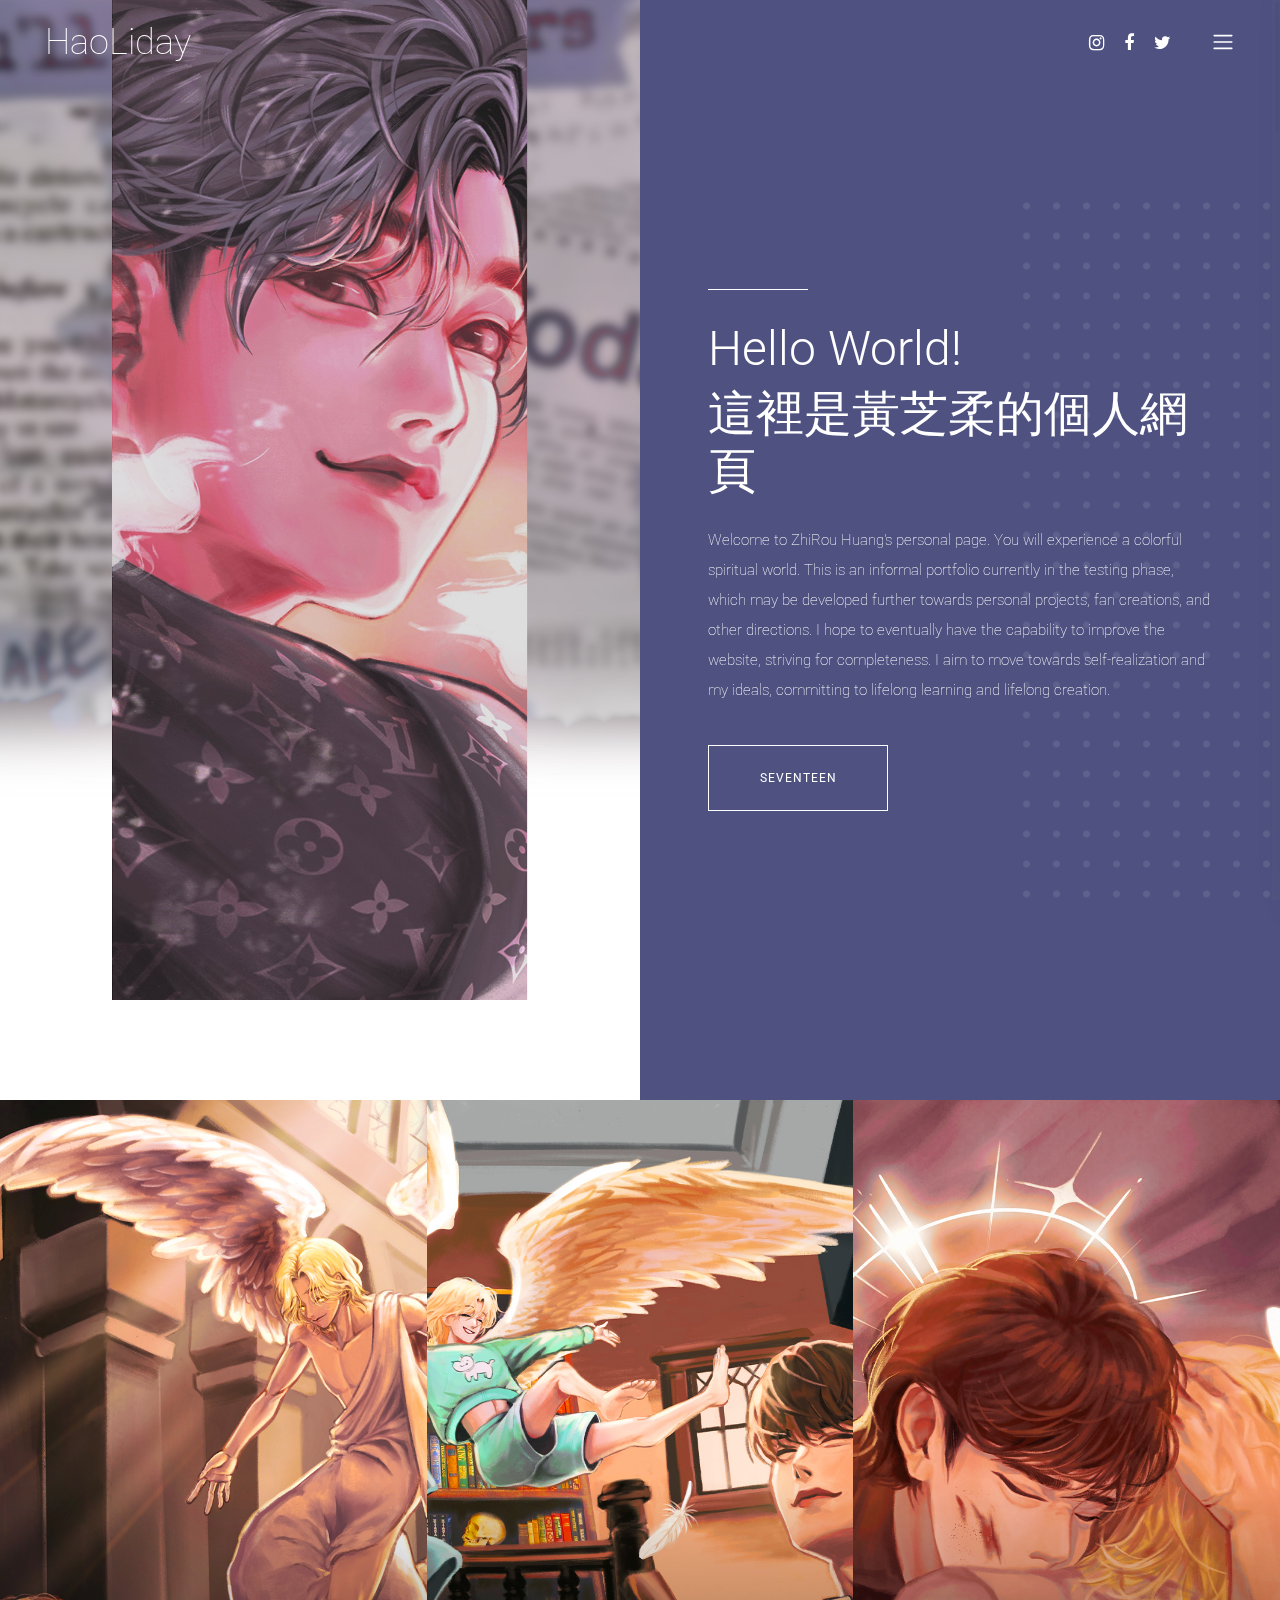
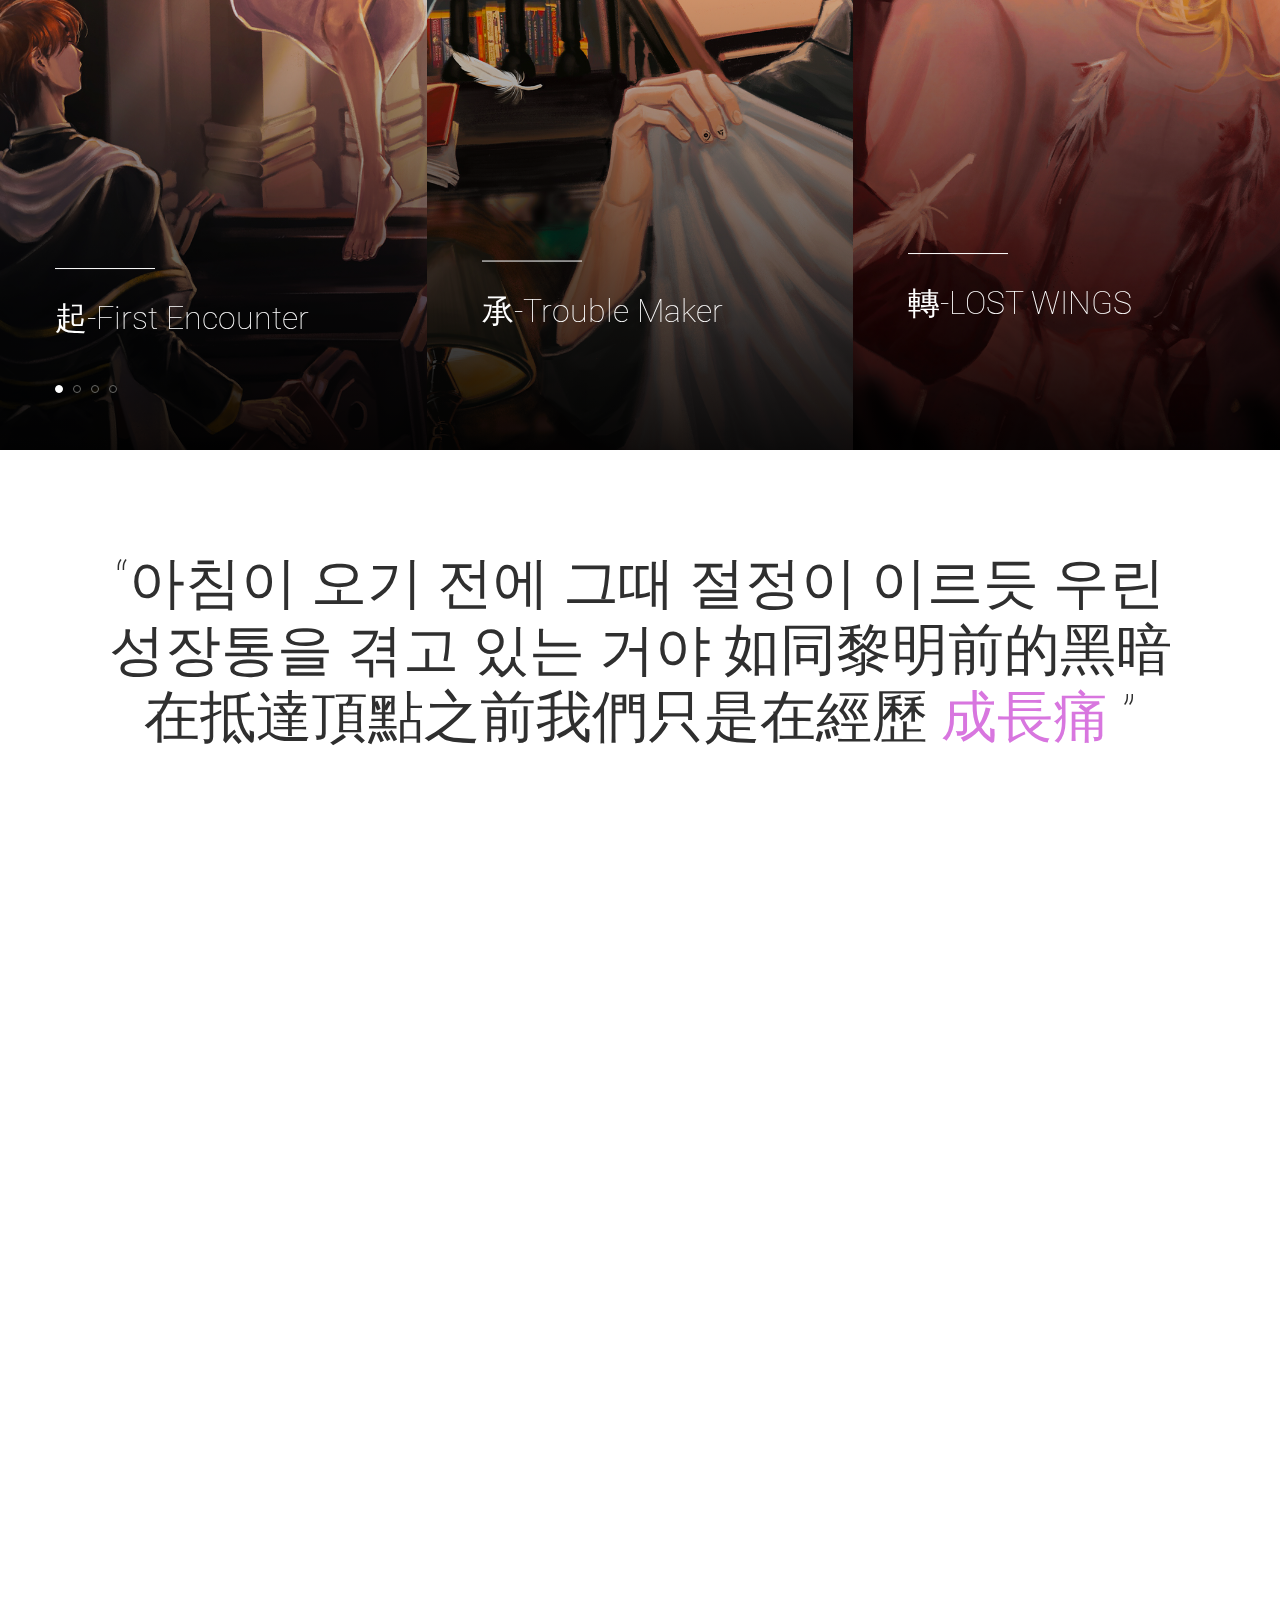
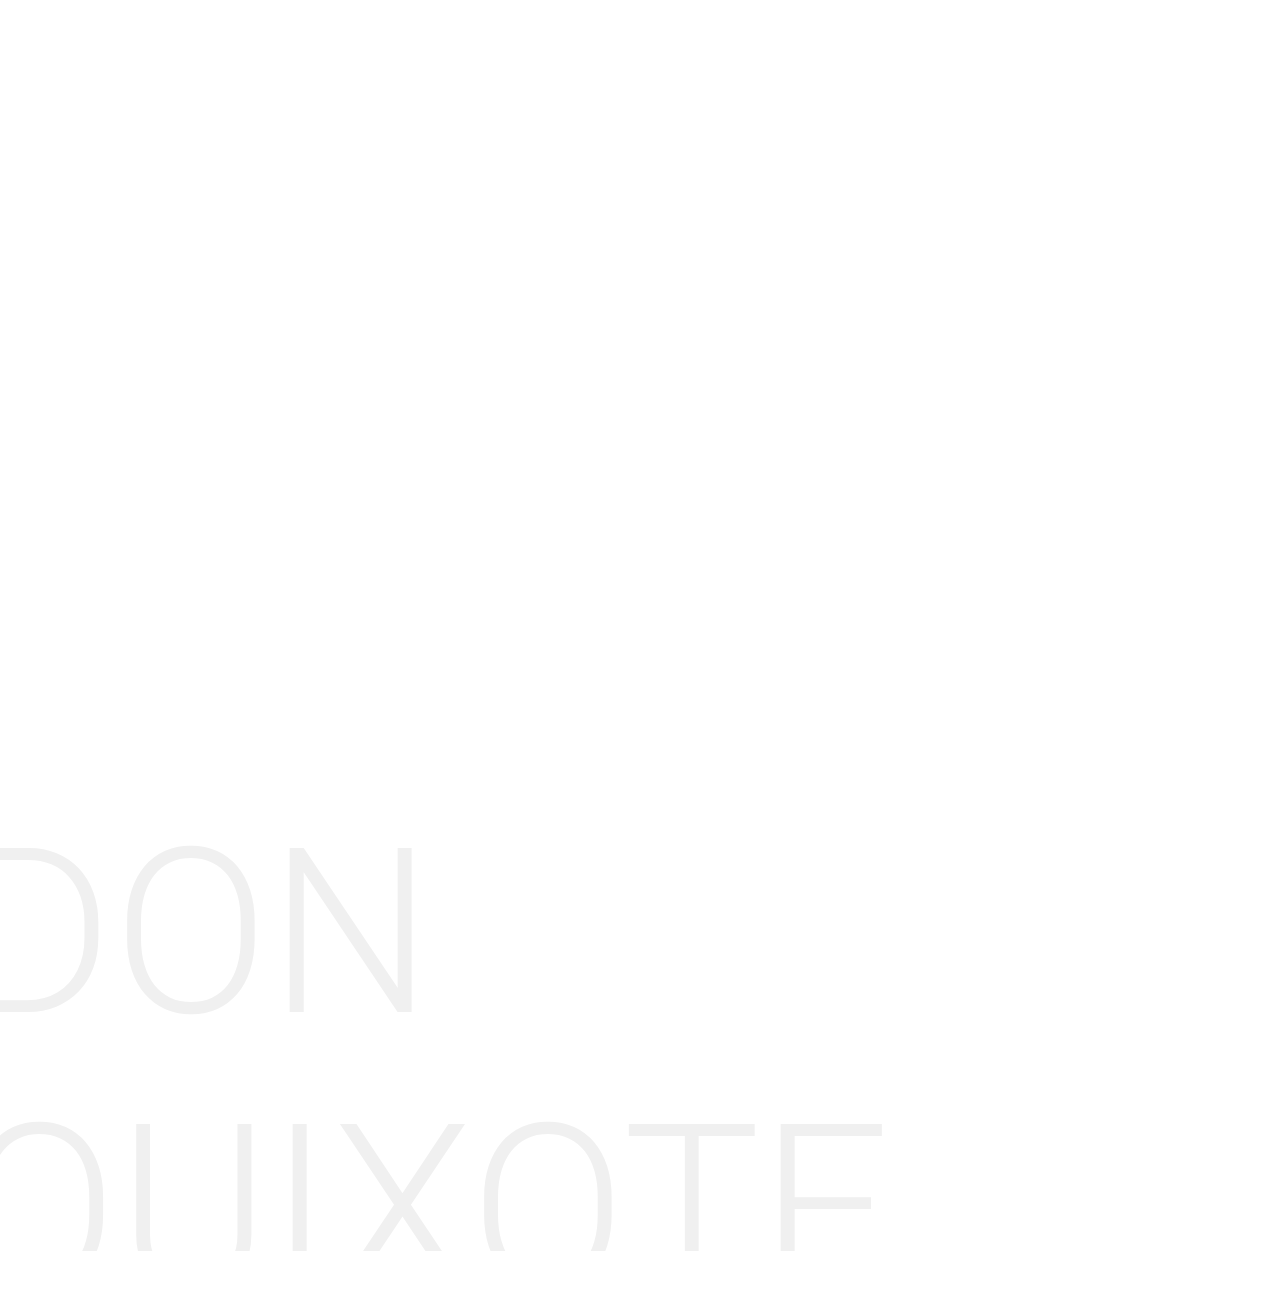
<file: 期末/index.html>
<!DOCTYPE html>
<html lang="en">

<head>
    <meta charset="UTF-8">
    <meta name="description" content="">
    <meta http-equiv="X-UA-Compatible" content="IE=edge">
    <meta name="viewport" content="width=device-width, initial-scale=1, shrink-to-fit=no">
    <!-- The above 4 meta tags *must* come first in the head; any other head content must come *after* these tags -->

    <!-- Title  -->
    <title>個人首頁</title>

    <!-- Favicon  -->
    <link rel="icon" href="img/core-img/名人.ico">

    <!-- Style CSS -->
    <link rel="stylesheet" href="style.css">

    <style>
        .mainMenu {
            background-color: #25033e; /* 深紫色 */
        }
        .mainMenu .nav-link {
            color: white; /* 調整導航鏈接顏色 */
        }
        .mainMenu .nav-link:hover {
            color: #D8BFD8; /* 調整導航鏈接懸停時的顏色 */
        }
        .a{color: #d876df;}

      .text{
        color: #ffffff;
        margin-top: -18px;
      }
      .button{
        margin-top: 10px;
      }
      .text2{
        margin-top: 10px;
      }

       


    </style>

</head>

<body>
    <!-- Preloader Start -->
    <div id="preloader">
        <div class="preload-content">
            <div id="sonar-load"></div>
        </div>
    </div>
    <!-- Preloader End -->

    <!-- Grids -->
    <div class="grids d-flex justify-content-between">
        <div class="grid1"></div>
        <div class="grid2"></div>
        <div class="grid3"></div>
        <div class="grid4"></div>
        <div class="grid5"></div>
        <div class="grid6"></div>
        <div class="grid7"></div>
        <div class="grid8"></div>
        <div class="grid9"></div>
    </div>

    <!-- ***** Main Menu Area Start ***** -->
    <div class="mainMenu d-flex align-items-center justify-content-between ">
        <!-- Close Icon -->
        <div class="closeIcon">
            <i class="ti-close" aria-hidden="true"></i>
        </div>
        <!-- Logo Area -->
        <div class="logo-area ">
            <a class="a" href="index.html">HaoLiday</a>
        </div>
        <!-- Nav -->
        <div class="sonarNav wow fadeInUp" data-wow-delay="1s">
            <nav>
                <ul>
                    <li class="nav-item active">
                        <a class="nav-link" href="index.html">Home</a>
                    </li>
                    <li class="nav-item">
                        <a class="nav-link" href="about-me.html">About Me</a>
                    </li>
                    <li class="nav-item">
                        <a class="nav-link" href="portfolio.html">Portfolio</a>
                    </li>
                    <li class="nav-item">
                        <a class="nav-link" href="blog.html">Blog</a>
                    </li>
                    <li class="nav-item">
                        <a class="nav-link" href="elements.html">Elements</a>
                    </li>
                </ul>
            </nav>
        </div>
        <!-- Copwrite Text -->
        <div class="copywrite-text">
           
        </div>
    </div>
    <!-- ***** Main Menu Area End ***** -->

    <!-- ***** Header Area Start ***** -->
    <header class="header-area"id="header-area">
        <div class="container-fluid">
            <div class="row">
                <div class="col-12">
                    <div class="menu-area d-flex justify-content-between">
                        <!-- Logo Area  -->
                        <div class="logo-area">
                            <a class="" href="index.html">HaoLiday</a>
                        </div>

                        <div class="menu-content-area d-flex align-items-center">
                            <!-- Header Social Area -->
                            <div class="header-social-area d-flex align-items-center">
                                <a href="https://www.instagram.com/di_wubba/" data-toggle="tooltip" data-placement="bottom" title="Instagram"><i class="fa fa-instagram" aria-hidden="true"></i></a>
                                <a href="https://www.facebook.com/profile.php?id=100087527035072" data-toggle="tooltip" data-placement="bottom" title="Facebook"><i class="fa fa-facebook" aria-hidden="true"></i></a>
                                <a href="https://x.com/InSeKi831" data-toggle="tooltip" data-placement="bottom" title="Twitter"><i class="fa fa-twitter" aria-hidden="true"></i></a>
                            </div>
                            <!-- Menu Icon -->
                            <span class="navbar-toggler-icon" id="menuIcon"></span>
                        </div>
                    </div>
                </div>
            </div>
        </div>
    </header>
    <!-- ***** Header Area End ***** -->

    <!-- ***** Hero Area Start ***** -->
    <div class="hero-area d-flex align-items-center">
        <!-- Back End Content -->
        <div class="backEnd-content">
            <img class="dots" src="img/core-img/dots.png" alt="">
        </div>

        <!-- Hero Thumbnail -->
        <div class="hero-thumbnail aboutUs equalize bg-img" style="background-image: url(img/bg-img/about.jpg);"></div>
        
        <!-- Hero Content -->
        <div class="hero-content aboutUs equalize">
            <div class="container-fluid h-100">
                <div class="row h-100 align-items-center justify-content-center">
                    <div class="col-12 col-md-10">
                        <div class="line"></div>
                        <h2>Hello World!</h2>
                        <h2 class="text">這裡是黃芝柔的個人網頁</h2>
                        <p>Welcome to ZhiRou Huang's personal page. You will experience a colorful spiritual world. This is an informal portfolio currently in the testing phase, which may be developed further towards personal projects, fan creations, and other directions. I hope to eventually have the capability to improve the website, striving for completeness. 
                            I aim to move towards self-realization and my ideals, committing to lifelong learning and lifelong creation.</p>
                        <a href="#hero-area" class="button btn sonar-btn white-btn">SEVENTEEN</a>
                    </div>
                </div>
            </div>
        </div>
    </div>
    
    <section class="hero-area" id="hero-area">
        <div class="hero-slides owl-carousel">
            <!-- Single Hero Slide -->
            <div class="single-hero-slide bg-img slide-background-overlay" style="background-image: url(img/bg-img/slide1.jpg);">
                <div class="container h-100">
                    <div class="row h-100 align-items-end">
                        <div class="col-12">
                            <div class="hero-slides-content">
                                <div class="line"></div>
                                <h2>起-First Encounter</h2>
                                <p>晝夜交替的帷幕間降臨，教堂也鑲上了橘黃色的金邊，神父結束了晚禱，堅貞的虔誠獲得回應，此時一縷純潔的曙光穿透黑夜的幽暗，天使降臨託付神父任務。</p>
                            </div>
                        </div>
                    </div>
                </div>
            </div>
            <!-- Single Hero Slide -->
            <div class="single-hero-slide bg-img slide-background-overlay" style="background-image: url(img/bg-img/slide2.jpg);">
                <div class="container h-100">
                    <div class="row h-100 align-items-end">
                        <div class="col-12">
                            <div class="hero-slides-content">
                                <div class="line"></div>
                                <h2>承-Trouble Maker</h2>
                                <p>突然背負重任要與天使攜手合作的神父，將天使帶回自己的住所著上人類的衣服，也就在此時他心中天使的形象徹底崩塌，天使就像一位瘋狂的藝術家，充滿對世俗的好奇，家已經變成斑斕的畫布，當然這已經是修飾過的說辭。
                                </p>
                            </div>
                        </div>
                    </div>
                </div>
            </div>
            <!-- Single Hero Slide -->
            <div class="single-hero-slide bg-img slide-background-overlay" style="background-image: url(img/bg-img/slide3.jpg);">
                <div class="container h-100">
                    <div class="row h-100 align-items-end">
                        <div class="col-12">
                            <div class="hero-slides-content">
                                <div class="line"></div>
                                <h2>轉-LOST WINGS</h2>
                                <p>我們都低估了地獄的險峻，魔鬼和熔岩的每一次衝擊都似乎要吞噬一切，即便是大天使也不敵此，他在這場戰爭中失去了羽翼，隨著最後一根羽毛飄落，原先閃爍著光芒的光環也變得破碎黯淡，神父將天使緊擁入懷中，早在這場戰鬥前他們的羈絆已變得更甚於信仰了。
                                </p>
                            </div>
                        </div>
                    </div>
                </div>
            </div>
            <!-- Single Hero Slide -->
            <div class="single-hero-slide bg-img slide-background-overlay" style="background-image: url(img/bg-img/slide4.jpg);">
                <div class="container h-100">
                    <div class="row h-100 align-items-end">
                        <div class="col-12">
                            <div class="hero-slides-content">
                                <div class="line"></div>
                                <h2>合-New Journey</h2>
                                <p>光輝包裹著兩人，就像是無形的防護罩般，擊退了所有魔鬼，那份以凡人之軀抵禦惡摩的犧牲精神，化為了最強大的力量戰勝黑暗，大地再次歸於平靜，只剩下了蒸氣的汽笛聲及鐵軌經過帶來的震動，在火車上享用餐點的兩人準備迎來下趟旅程。</p>
                            </div>
                        </div>
                    </div>
                </div>
            </div>
            <!-- Single Hero Slide -->
            <div class="single-hero-slide bg-img slide-background-overlay" style="background-image: url(img/bg-img/slide1.jpg);">
                <div class="container h-100">
                    <div class="row h-100 align-items-end">
                        <div class="col-12">
                            <div class="hero-slides-content">
                                <div class="line"></div>
                                <h2>起-First Encounter</h2>
                                <p>晝夜交替的帷幕間降臨，教堂也鑲上了橘黃色的金邊，神父結束了晚禱，堅貞的虔誠獲得回應，此時一縷純潔的曙光穿透黑夜的幽暗，天使降臨託付神父任務。</p>
                            </div>
                        </div>
                    </div>
                </div>
            </div>
            <!-- Single Hero Slide -->
            <div class="single-hero-slide bg-img slide-background-overlay" style="background-image: url(img/bg-img/slide2.jpg);">
                <div class="container h-100">
                    <div class="row h-100 align-items-end">
                        <div class="col-12">
                            <div class="hero-slides-content">
                                <div class="line"></div>
                                <h2>承-Trouble Maker</h2>
                                <p>突然背負重任要與天使攜手合作的神父，將天使帶回自己的住所著上人類的衣服，也就在此時他心中天使的形象徹底崩塌，天使就像一位瘋狂的藝術家，充滿對世俗的好奇，家已經變成斑斕的畫布，當然這已經是修飾過的說辭。</p>
                            </div>
                        </div>
                    </div>
                </div>
            </div>
            <!-- Single Hero Slide -->
            <div class="single-hero-slide bg-img slide-background-overlay" style="background-image: url(img/bg-img/slide3.jpg);">
                <div class="container h-100">
                    <div class="row h-100 align-items-end">
                        <div class="col-12">
                            <div class="hero-slides-content">
                                <div class="line"></div>
                                <h2>轉-LOST WINGS</h2>
                                <p>我們都低估了地獄的險峻，魔鬼和熔岩的每一次衝擊都似乎要吞噬一切，即便是大天使也不敵此，他在這場戰爭中失去了羽翼，隨著最後一根羽毛飄落，原先閃爍著光芒的光環也變得破碎黯淡，神父將天使緊擁入懷中，早在這場戰鬥前他們的羈絆已變得更甚於信仰了。</p>
                            </div>
                        </div>
                    </div>
                </div>
            </div>
            <!-- Single Hero Slide -->
            <div class="single-hero-slide bg-img slide-background-overlay" style="background-image: url(img/bg-img/slide4.jpg);">
                <div class="container h-100">
                    <div class="row h-100 align-items-end">
                        <div class="col-12">
                            <div class="hero-slides-content">
                                <div class="line"></div>
                                <h2>合-New Journey</h2>
                                <p>光輝包裹著兩人，就像是無形的防護罩般，擊退了所有魔鬼，那份以凡人之軀抵禦惡摩的犧牲精神，化為了最強大的力量戰勝黑暗，大地再次歸於平靜，只剩下了蒸氣的汽笛聲及鐵軌經過帶來的震動，在火車上享用餐點的兩人準備迎來下趟旅程。</p>
                            </div>
                        </div>
                    </div>
                </div>
            </div>
              <!-- Single Hero Slide -->
              <div class="single-hero-slide bg-img slide-background-overlay" style="background-image: url(img/bg-img/slide1.jpg);">
                <div class="container h-100">
                    <div class="row h-100 align-items-end">
                        <div class="col-12">
                            <div class="hero-slides-content">
                                <div class="line"></div>
                                <h2>起-First Encounter</h2>
                                <p>晝夜交替的帷幕間降臨，教堂也鑲上了橘黃色的金邊，神父結束了晚禱，堅貞的虔誠獲得回應，此時一縷純潔的曙光穿透黑夜的幽暗，天使降臨託付神父任務。</p>
                            </div>
                        </div>
                    </div>
                </div>
            </div>
            <!-- Single Hero Slide -->
            <div class="single-hero-slide bg-img slide-background-overlay" style="background-image: url(img/bg-img/slide2.jpg);">
                <div class="container h-100">
                    <div class="row h-100 align-items-end">
                        <div class="col-12">
                            <div class="hero-slides-content">
                                <div class="line"></div>
                                <h2>承-Trouble Maker</h2>
                                <p>突然背負重任要與天使攜手合作的神父，將天使帶回自己的住所著上人類的衣服，也就在此時他心中天使的形象徹底崩塌，天使就像一位瘋狂的藝術家，充滿對世俗的好奇，家已經變成斑斕的畫布，當然這已經是修飾過的說辭。</p>
                            </div>
                        </div>
                    </div>
                </div>
            </div>
            <!-- Single Hero Slide -->
            <div class="single-hero-slide bg-img slide-background-overlay" style="background-image: url(img/bg-img/slide3.jpg);">
                <div class="container h-100">
                    <div class="row h-100 align-items-end">
                        <div class="col-12">
                            <div class="hero-slides-content">
                                <div class="line"></div>
                                <h2>轉-LOST WINGS</h2>
                                <p>我們都低估了地獄的險峻，魔鬼和熔岩的每一次衝擊都似乎要吞噬一切，即便是大天使也不敵此，他在這場戰爭中失去了羽翼，隨著最後一根羽毛飄落，原先閃爍著光芒的光環也變得破碎黯淡，神父將天使緊擁入懷中，早在這場戰鬥前他們的羈絆已變得更甚於信仰了。</p>
                            </div>
                        </div>
                    </div>
                </div>
            </div>
            <!-- Single Hero Slide -->
            <div class="single-hero-slide bg-img slide-background-overlay" style="background-image: url(img/bg-img/slide4.jpg);">
                <div class="container h-100">
                    <div class="row h-100 align-items-end">
                        <div class="col-12">
                            <div class="hero-slides-content">
                                <div class="line"></div>
                                <h2>合-New Journey</h2>
                                <p>光輝包裹著兩人，就像是無形的防護罩般，擊退了所有魔鬼，那份以凡人之軀抵禦惡摩的犧牲精神，化為了最強大的力量戰勝黑暗，大地再次歸於平靜，只剩下了蒸氣的汽笛聲及鐵軌經過帶來的震動，在火車上享用餐點的兩人準備迎來下趟旅程。</p>
                            </div>
                        </div>
                    </div>
                </div>
            </div>
    </section>
    <!-- ***** Hero Area End ***** -->

    <!-- ***** Portfolio Area Start ***** -->
    <div class="portfolio-area section-padding-100">
        <div class="container">
            <div class="row">
                <div class="col-12">
                    <div class="portfolio-title">
                        <h2>“<span>아침이 오기 전에 그때 절정이 이르듯 우린 성장통을 겪고 있는 거야</span>
                            如同黎明前的黑暗在抵達頂點之前我們只是在經歷 <span class="a">成長痛</span> ”</h2>
                            
                            
                           
                            
                    </div>
                </div>
            </div>

            <div class="row justify-content-between">
                <!-- Single Portfoio Area -->
                <div class="col-12 col-md-5">
                    <div class="single-portfolio-item mt-100 portfolio-item-1 wow fadeIn">
                        <div class="backend-content">
                            <img class="dots" src="img/core-img/dots.png" alt="">
                            <h2>Kidult</h2>
                        </div>
                        <div class="portfolio-thumb">
                            <img src="img/bg-img/EOZpPMbU4AA5TSQ.jpg" alt="">
                        </div>
                        <div class="portfolio-meta">
                            <p class="portfolio-date">May 02, 2015</p>
                            <h2>SEVENTEEN PROJECT</h2>
                            <h2>出道大作戰</h2>
                        </div>
                    </div>
                </div>
                <!-- Single Portfoio Area -->
                <div class="col-12 col-md-6">
                    <div class="single-portfolio-item mt-230 portfolio-item-2 wow fadeIn">
                        <div class="backend-content">
                            <img class="dots" src="img/core-img/dots.png" alt="">
                        </div>
                        <div class="portfolio-thumb">
                            <img src="img/bg-img/17 CARAT.jpg" alt="">
                        </div>
                        <div class="portfolio-meta ">
                            <p class="portfolio-date">May 29, 2015</p>
                            <h2>17 CARAT album</h2>
                            <h2>第一張迷你專輯</h2>
                        </div>
                    </div>
                </div>
            </div>

            <div class="row">
                <!-- Single Portfoio Area -->
                <div class="col-12 col-md-10">
                    <div class="single-portfolio-item mt-100 portfolio-item-3 wow fadeIn">
                        <div class="backend-content">
                            <img class="dots" src="img/core-img/dots.png" alt="">
                            <h2>Darl+ing</h2>
                        </div>
                        <div class="portfolio-thumb">
                            <img src="img/bg-img/初一位.jpg" alt="">
                        </div>
                        <div class="portfolio-meta">
                            <p class="portfolio-date">Apr 25, 2016</p>
                            <h2>Foggy sunset over the lake</h2>
                        </div>
                    </div>
                </div>
            </div>

            <div class="row justify-content-end">
                <!-- Single Portfoio Area -->
                <div class="col-12 col-md-6">
                    <div class="single-portfolio-item portfolio-item-4 wow fadeIn">
                        <div class="backend-content">
                            <img class="dots" src="img/core-img/dots.png" alt="">
                        </div>
                        <div class="portfolio-thumb">
                            <img src="img/bg-img/p2.png" alt="">
                        </div>
                        <div class="portfolio-meta">
                            <p class="portfolio-date">Feb 02, 2018</p>
                            <h2>Clouds on mountain top</h2>
                        </div>
                    </div>
                </div>
            </div>

            <div class="row">
                <!-- Single Portfoio Area -->
                <div class="col-12 col-md-5">
                    <div class="single-portfolio-item portfolio-item-5 wow fadeIn">
                        <div class="backend-content">
                            <img class="dots" src="img/core-img/dots.png" alt="">
                            <h2>Rock with you</h2>
                        </div>
                        <div class="portfolio-thumb">
                            <img src="img/bg-img/p5.png" alt="">
                        </div>
                        <div class="portfolio-meta">
                            <p class="portfolio-date">Feb 02, 2018</p>
                            <h2>Over the canion</h2>
                        </div>
                    </div>
                </div>
            </div>

            <div class="row justify-content-center">
                <!-- Single Portfoio Area -->
                <div class="col-12 col-md-4">
                    <div class="single-portfolio-item portfolio-item-6 wow fadeIn">
                        <div class="portfolio-thumb">
                            <img src="img/bg-img/p6.png" alt="">
                        </div>
                        <div class="portfolio-meta">
                            <p class="portfolio-date">Feb 02, 2018</p>
                            <h2>Mirror lake</h2>
                        </div>
                    </div>
                </div>
            </div>

            <div class="row justify-content-end">
                <!-- Single Portfoio Area -->
                <div class="col-12 col-md-4">
                    <div class="single-portfolio-item portfolio-item-7 wow fadeIn">
                        <div class="backend-content">
                            <img class="dots" src="img/core-img/dots.png" alt="">
                            <h2>Shadow</h2>
                        </div>
                        <div class="portfolio-thumb">
                            <img src="img/bg-img/p7.png" alt="">
                        </div>
                        <div class="portfolio-meta">
                            <p class="portfolio-date">Feb 02, 2018</p>
                            <h2>Mirror lake</h2>
                        </div>
                    </div>
                </div>
            </div>
        </div>
    </div>
    <!-- ***** Portfolio Area End ***** -->

    <!-- ***** Call to Action Area Start ***** -->
    <div class="sonar-call-to-action-area section-padding-0-100">
        <div class="backEnd-content">
            <h2>DON QUIXOTE</h2>
        </div>
        <div class="container">
            <div class="row">
                <div class="col-12">
                    <div class="call-to-action-content wow fadeInUp" data-wow-delay="0.5s">
                        <h2>I am an experienced photographer</h2>
                        <h5>Let’s talk</h5>
                        <a href="#" class="btn sonar-btn mt-100">contact me</a>
                    </div>
                </div>
            </div>
        </div>
    </div>
    <!-- ***** Call to Action Area End ***** -->

    <!-- ***** Footer Area Start ***** -->
    <footer class="footer-area">
        <div class="container">
            <div class="row">
                <div class="col-12">
                    <!-- Copywrite Text -->
                    <div class="copywrite-text"></div>
                    
                </div>
            </div>
        </div>
    </footer>
    <!-- ***** Footer Area End ***** -->

    <!-- jQuery (Necessary for All JavaScript Plugins) -->
    <script src="js/jquery/jquery-2.2.4.min.js"></script>
    <!-- Popper js -->
    <script src="js/popper.min.js"></script>
    <!-- Bootstrap js -->
    <script src="js/bootstrap.min.js"></script>
    <!-- Plugins js -->
    <script src="js/plugins.js"></script>
    <!-- Active js -->
    <script src="js/active.js"></script>
    <script>
        $(document).ready(function() {
            $('a[href^="#"]').on('click', function(event) {
                var target = $(this.getAttribute('href'));
                if (target.length) {
                    event.preventDefault();
                    $('html, body').stop().animate({
                        scrollTop: target.offset().top
                    }, 1000);
                }
            });
        });
    </script>

<script>
    window.addEventListener('scroll', function() {
        var header = document.getElementById('header-area');
        if (window.scrollY === 0) {
            header.classList.remove('sticky');
        }
    });
</script>


<script>
    $(document).ready(function () {
        var header = $(".header-area");
        var heroArea = $("#hero-area");
        var heroAreaOffsetTop = heroArea.offset().top;
        var heroAreaHeight = heroArea.outerHeight();
        var heroAreaOffsetBottom = heroAreaOffsetTop + heroAreaHeight;

        // Add or remove sticky class based on scroll position
        $(window).on("scroll", function () {
            var scrollTop = $(this).scrollTop();
            if (scrollTop >= heroAreaOffsetTop && scrollTop < heroAreaOffsetBottom) {
                header.removeClass("sticky");
            } else {
                header.addClass("sticky");
            }
        });

        // Click event for the contact button
        $('a[href="#hero-area"]').on('click', function (event) {
            event.preventDefault();

            $('html, body').animate({
                scrollTop: heroAreaOffsetTop
            }, 500, function() {
                header.removeClass("sticky");
            });
        });
    });
</script>





    
   
    
    
</body>

</body>

</html>
</file>
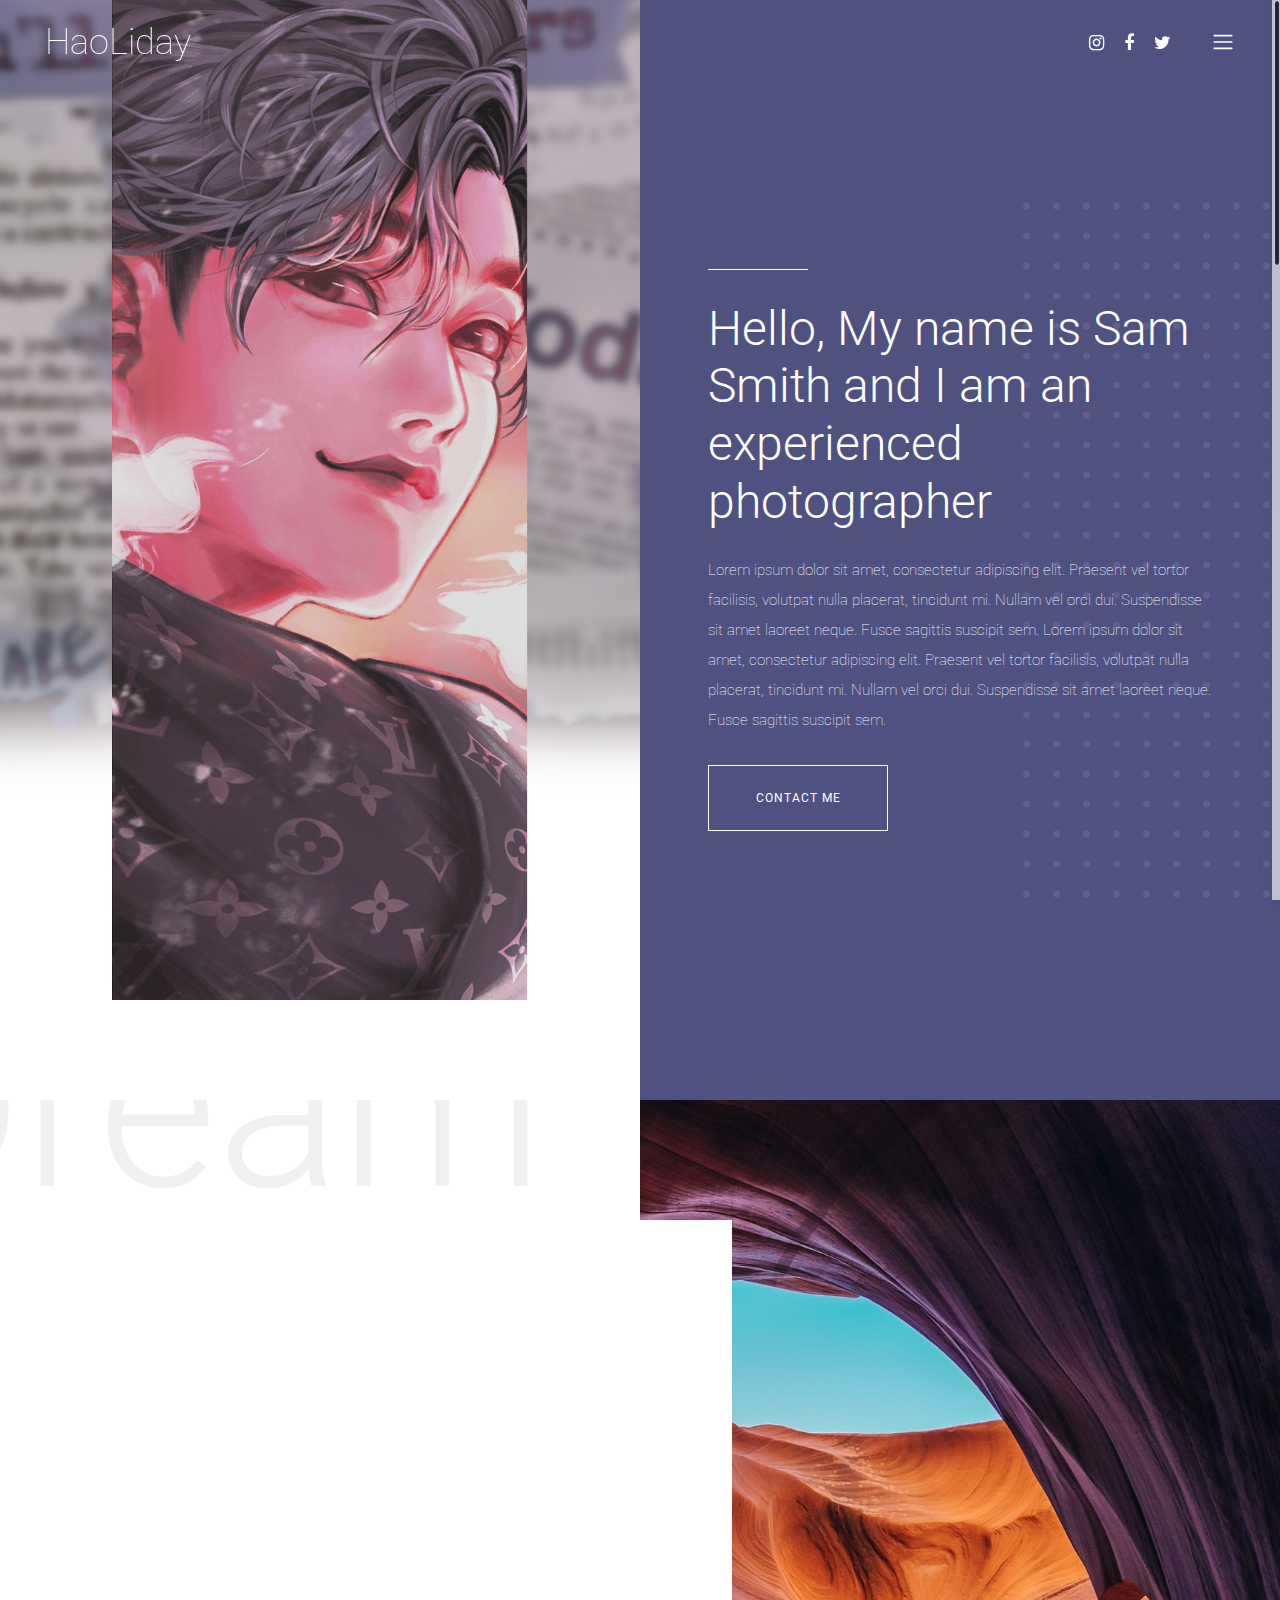
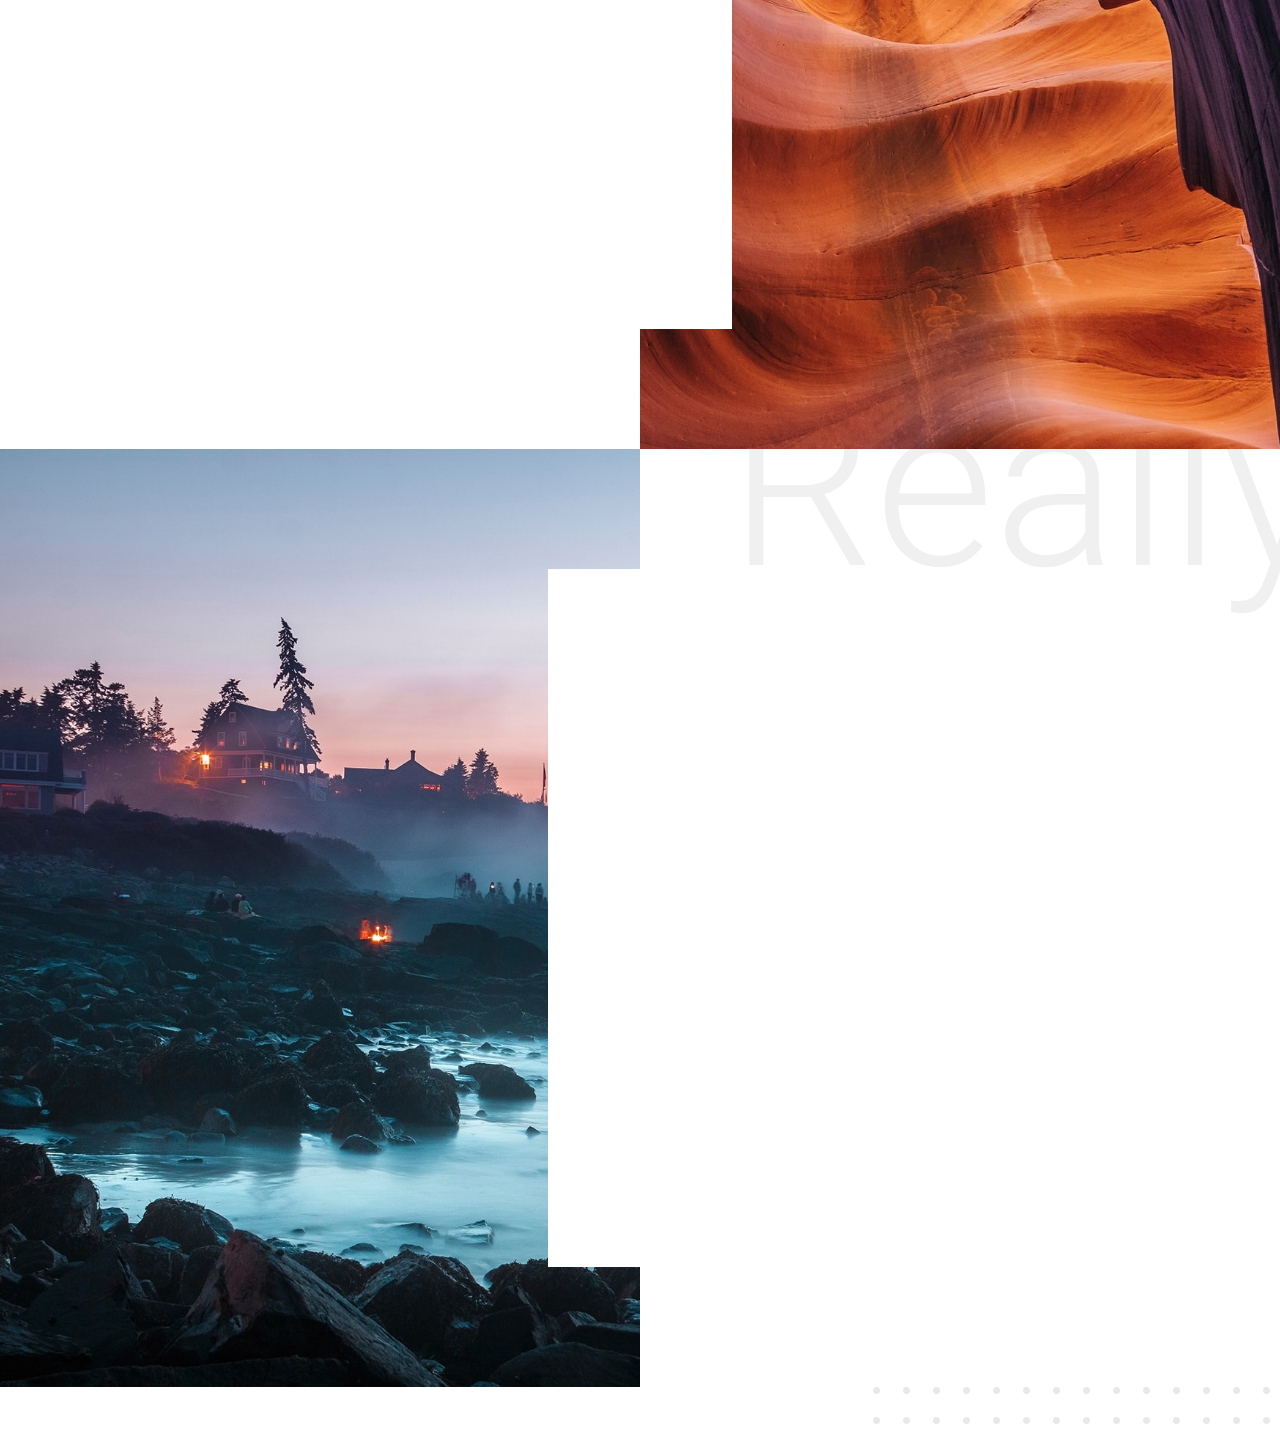
<file: 期末/about-me.html>
<!DOCTYPE html>
<html lang="en">

<head>
    <meta charset="UTF-8">
    <meta name="description" content="">
    <meta http-equiv="X-UA-Compatible" content="IE=edge">
    <meta name="viewport" content="width=device-width, initial-scale=1, shrink-to-fit=no">
    <!-- The above 4 meta tags *must* come first in the head; any other head content must come *after* these tags -->

    <!-- Title  -->
    <title>關於我</title>

    <!-- Favicon  -->
    <link rel="icon" href="img/core-img/名人.ico">

    <!-- Style CSS -->
    <link rel="stylesheet" href="style.css">

    <style>
        .mainMenu {
            background-color: #25033e; /* 深紫色 */
        }
        .mainMenu .nav-link {
            color: white; /* 調整導航鏈接顏色 */
        }
        .mainMenu .nav-link:hover {
            color: #D8BFD8; /* 調整導航鏈接懸停時的顏色 */
        }
        .logo-area a {
            color: white; /* 調整Logo文字顏色 */
        }
    </style>

</head>

<body>
    <!-- Preloader Start -->
    <div id="preloader">
        <div class="preload-content">
            <div id="sonar-load"></div>
        </div>
    </div>
    <!-- Preloader End -->

    <!-- ***** Main Menu Area Start ***** -->
    <div class="mainMenu d-flex align-items-center justify-content-between">
        <!-- Close Icon -->
        <div class="closeIcon">
            <i class="ti-close" aria-hidden="true"></i>
        </div>
        <!-- Logo Area -->
        <div class="logo-area">
            <a href="index.html">HaoLiday</a>
        </div>
        <!-- Nav -->
        <div class="sonarNav">
            <nav>
                <ul>
                    <li class="nav-item active">
                        <a class="nav-link" href="index.html">Home</a>
                    </li>
                    <li class="nav-item">
                        <a class="nav-link" href="about-me.html">About Me</a>
                    </li>
                    <li class="nav-item">
                        <a class="nav-link" href="portfolio.html">Portfolio</a>
                    </li>
                    <li class="nav-item">
                        <a class="nav-link" href="blog.html">Blog</a>
                    </li>
                    <li class="nav-item">
                        <a class="nav-link" href="elements.html">Elements</a>
                    </li>
                </ul>
            </nav>
        </div>
        <!-- Copwrite Text -->
        <div class="copywrite-text">
        </div>
    </div>
    <!-- ***** Main Menu Area End ***** -->

    <!-- ***** Header Area Start ***** -->
    <header class="header-area">
        <div class="container-fluid">
            <div class="row">
                <div class="col-12">
                    <div class="menu-area d-flex justify-content-between">
                        <!-- Logo Area  -->
                        <div class="logo-area">
                            <a href="index.html">HaoLiday</a>
                        </div>

                        <div class="menu-content-area d-flex align-items-center">
                            <!-- Header Social Area -->
                            <div class="header-social-area d-flex align-items-center">
                                <a href="https://www.instagram.com/di_wubba/" data-toggle="tooltip" data-placement="bottom" title="Instagram"><i class="fa fa-instagram" aria-hidden="true"></i></a>
                                <a href="https://www.facebook.com/profile.php?id=100087527035072" data-toggle="tooltip" data-placement="bottom" title="Facebook"><i class="fa fa-facebook" aria-hidden="true"></i></a>
                                <a href="https://x.com/InSeKi831" data-toggle="tooltip" data-placement="bottom" title="Twitter"><i class="fa fa-twitter" aria-hidden="true"></i></a>
                            </div>
                            <!-- Menu Icon -->
                            <span class="navbar-toggler-icon" id="menuIcon"></span>
                        </div>
                    </div>
                </div>
            </div>
        </div>
    </header>
    <!-- ***** Header Area End ***** -->

    <!-- ***** Hero Area Start ***** -->
    <div class="hero-area d-flex align-items-center">
        <!-- Back End Content -->
        <div class="backEnd-content">
            <img class="dots" src="img/core-img/dots.png" alt="">
        </div>

        <!-- Hero Thumbnail -->
        <div class="hero-thumbnail aboutUs equalize bg-img" style="background-image: url(img/bg-img/about.jpg);"></div>
        
        <!-- Hero Content -->
        <div class="hero-content aboutUs equalize">
            <div class="container-fluid h-100">
                <div class="row h-100 align-items-center justify-content-center">
                    <div class="col-12 col-md-10">
                        <div class="line"></div>
                        <h2>Hello, My name is Sam Smith and I am an experienced photographer</h2>
                        <p>Lorem ipsum dolor sit amet, consectetur adipiscing elit. Praesent vel tortor facilisis, volutpat nulla placerat, tincidunt mi. Nullam vel orci dui. Suspendisse sit amet laoreet neque. Fusce sagittis suscipit sem. Lorem ipsum dolor sit amet, consectetur adipiscing elit. Praesent vel tortor facilisis, volutpat nulla placerat, tincidunt mi. Nullam vel orci dui. Suspendisse sit amet laoreet neque. Fusce sagittis suscipit sem.</p>
                        <a href="#" class="btn sonar-btn white-btn">contact me</a>
                    </div>
                </div>
            </div>
        </div>
    </div>
    <!-- ***** Hero Area End ***** -->

    <div class="sonar-about-us-area bg-img" style="background-image: url(img/bg-img/about2.jpg);">
        <!-- Back End Content -->
        <div class="backEnd-content">
            <h2>Dream</h2>
        </div>

        <div class="container-fluid">
            <div class="row">
                <div class="col-12 col-md-10 col-lg-7">
                    <div class="about-us-content bg-white">
                        <div class="section-heading text-left wow fadeInUp" data-wow-delay="300ms">
                            <div class="line"></div>
                            <h2>Look at my qualities</h2>
                        </div>
                        <p class="wow fadeInUp" data-wow-delay="600ms">Lorem ipsum dolor sit amet, consectetur adipiscing elit. Praesent vel tortor facilisis, volutpat nulla placerat, tincidunt mi. Nullam vel orci dui. Suspendisse sit amet laoreet neque. Fusce sagittis suscipit sem. Lorem ipsum dolor sit amet, consectetur adipiscing elit. Praesent vel tortor facilisis, volutpat nulla placerat, tincidunt mi. Nullam vel orci dui. Suspendisse sit amet laoreet neque.</p>
                        <!-- Progress Bar Content Area -->
                        <div class="services-progress-bar mt-50 wow fadeInUp" data-wow-delay="900ms">
                            <!-- Single Progress Bar -->
                            <div class="single_progress_bar">
                                <div id="bar1" class="barfiller">
                                    <div class="tipWrap">
                                        <span class="tip"></span>
                                    </div>
                                    <span class="fill" data-percentage="80"></span>
                                </div>
                                <p>Pacience</p>
                            </div>
                            <!-- Single Progress Bar -->
                            <div class="single_progress_bar">
                                <div id="bar2" class="barfiller">
                                    <div class="tipWrap">
                                        <span class="tip"></span>
                                    </div>
                                    <span class="fill" data-percentage="90"></span>
                                </div>
                                <p>Creativity</p>
                            </div>
                            <!-- Single Progress Bar -->
                            <div class="single_progress_bar">
                                <div id="bar3" class="barfiller">
                                    <div class="tipWrap">
                                        <span class="tip"></span>
                                    </div>
                                    <span class="fill" data-percentage="100"></span>
                                </div>
                                <p>Commited</p>
                            </div>
                        </div>
                    </div>
                </div>
            </div>
        </div>
    </div>

    <div class="sonar-about-us-area second-part bg-img" style="background-image: url(img/bg-img/about3.jpg);">
        <!-- Back End Content -->
        <div class="backEnd-content">
            <h2>Really</h2>
        </div>

        <div class="container-fluid">
            <div class="row justify-content-end">
                <div class="col-12 col-md-10 col-lg-7">
                    <div class="about-us-content bg-white">
                        <div class="section-heading text-left wow fadeInUp" data-wow-delay="300ms">
                            <div class="line"></div>
                        </div>
                        <p class="wow fadeInUp" data-wow-delay="600ms">Consectetur adipiscing elit. Praesent vel tortor facilisis, volutpat nulla placerat, tincidunt mi. Nullam vel orci dui. Suspendisse sit amet laoreet neque. Fusce sagittis suscipit sem. Lorem ipsum dolor sit amet, consectetur adipiscing elit. Praesent vel tortor facilisis, volutpat nulla placerat, tincidunt mi. Nullam vel orci dui. Suspendisse sit amet laoreet neque.</p>
                        <div class="row mt-100 text-center wow fadeInUp" data-wow-delay="900ms">
                            <div class="col-12 col-sm-6 col-md-4">
                                <div class="single-pie-bar" data-percent="90">
                                    <canvas class="bar-circle" width="100" height="100"></canvas>
                                    <p>Landsacpes</p>
                                </div>
                            </div>
                            <div class="col-12 col-sm-6 col-md-4">
                                <div class="single-pie-bar" data-percent="65">
                                    <canvas class="bar-circle" width="100" height="100"></canvas>
                                    <p>Portraits</p>
                                </div>
                            </div>
                            <div class="col-12 col-sm-6 col-md-4">
                                <div class="single-pie-bar" data-percent="25">
                                    <canvas class="bar-circle" width="100" height="100"></canvas>
                                    <p>Studio</p>
                                </div>
                            </div>
                        </div>
                    </div>
                </div>
            </div>
        </div>
    </div>

    <!-- ***** Footer Area Start ***** -->
    <footer class="footer-area">
        <!-- back end content -->
        <div class="backEnd-content">
            <img class="dots" src="img/core-img/dots.png" alt="">
        </div>

        <div class="container">
            <div class="row">
                <div class="col-12">
                    <!-- Copywrite Text -->
                    <div class="copywrite-text">
                    </div>
                </div>
            </div>
        </div>
    </footer>
    <!-- ***** Footer Area End ***** -->

    <!-- jQuery (Necessary for All JavaScript Plugins) -->
    <script src="js/jquery/jquery-2.2.4.min.js"></script>
    <!-- Popper js -->
    <script src="js/popper.min.js"></script>
    <!-- Bootstrap js -->
    <script src="js/bootstrap.min.js"></script>
    <!-- Plugins js -->
    <script src="js/plugins.js"></script>
    <!-- Active js -->
    <script src="js/active.js"></script>

</body>

</html>
</file>
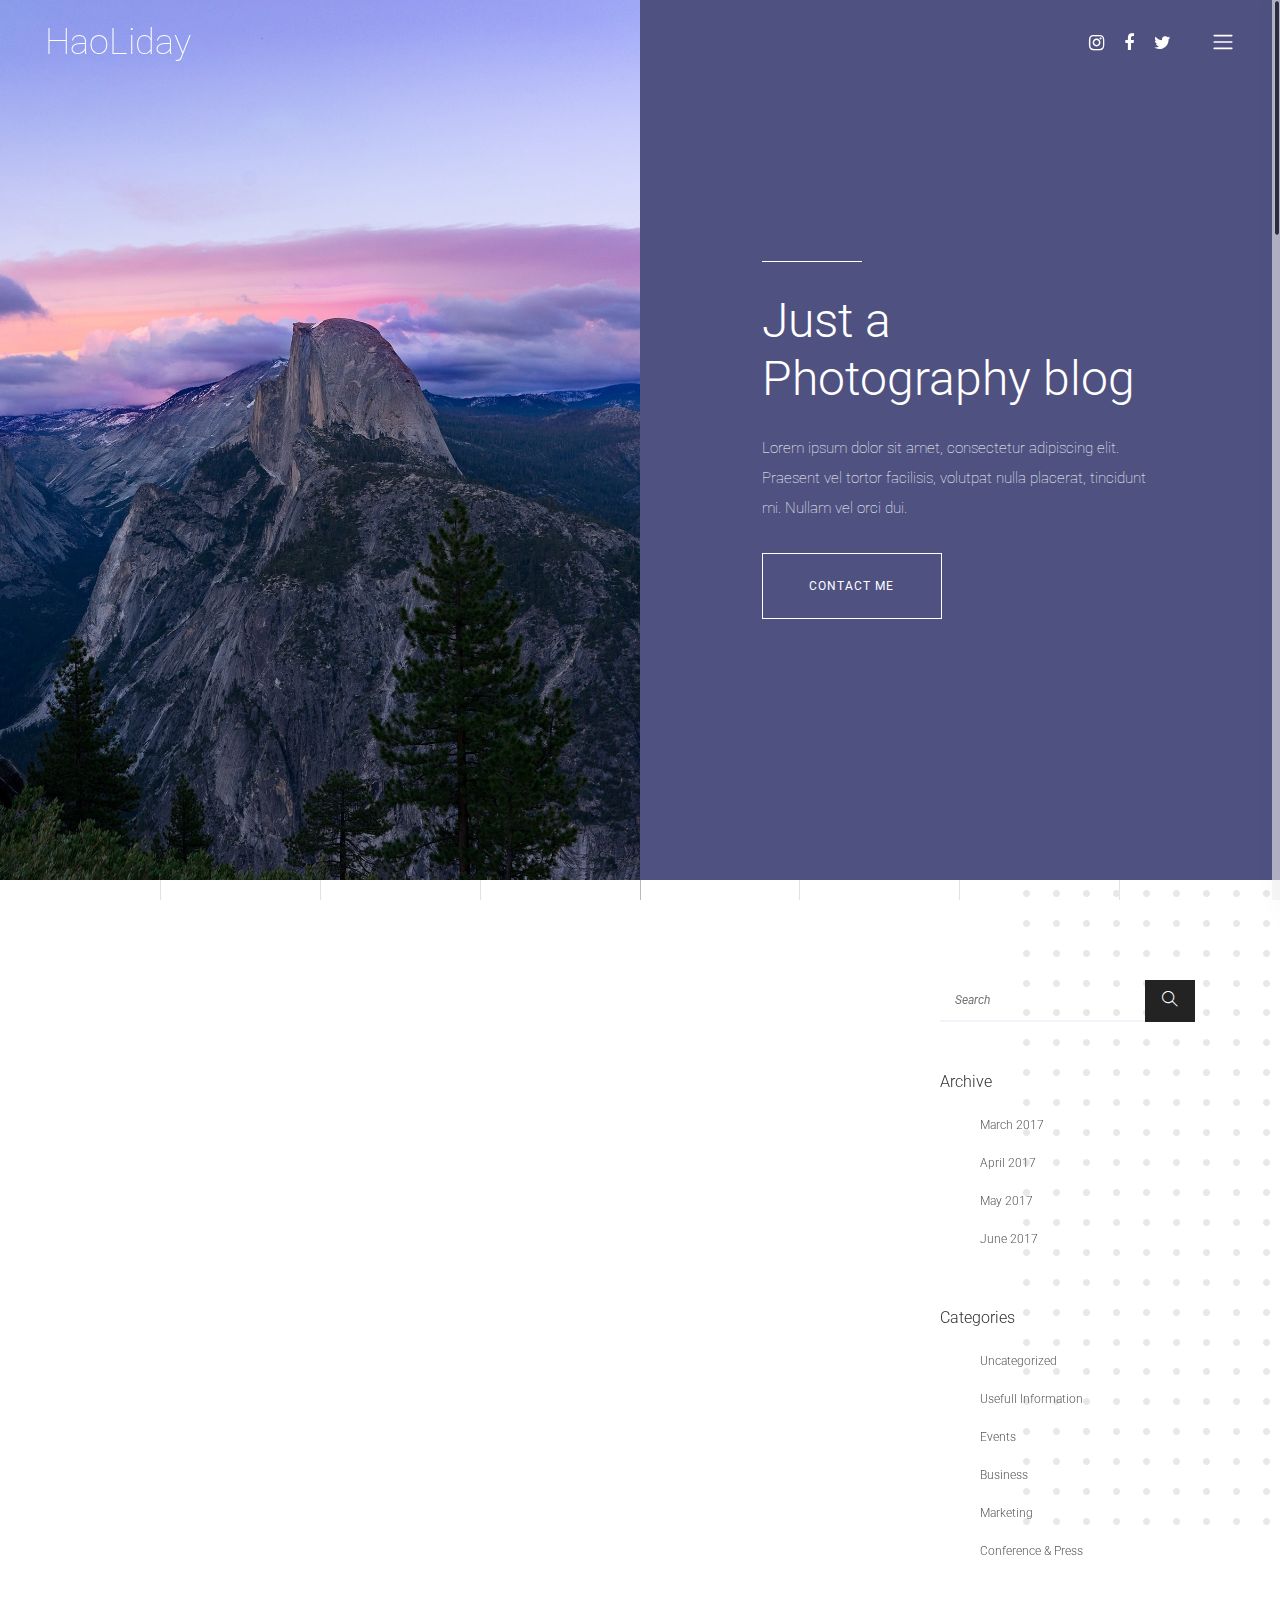
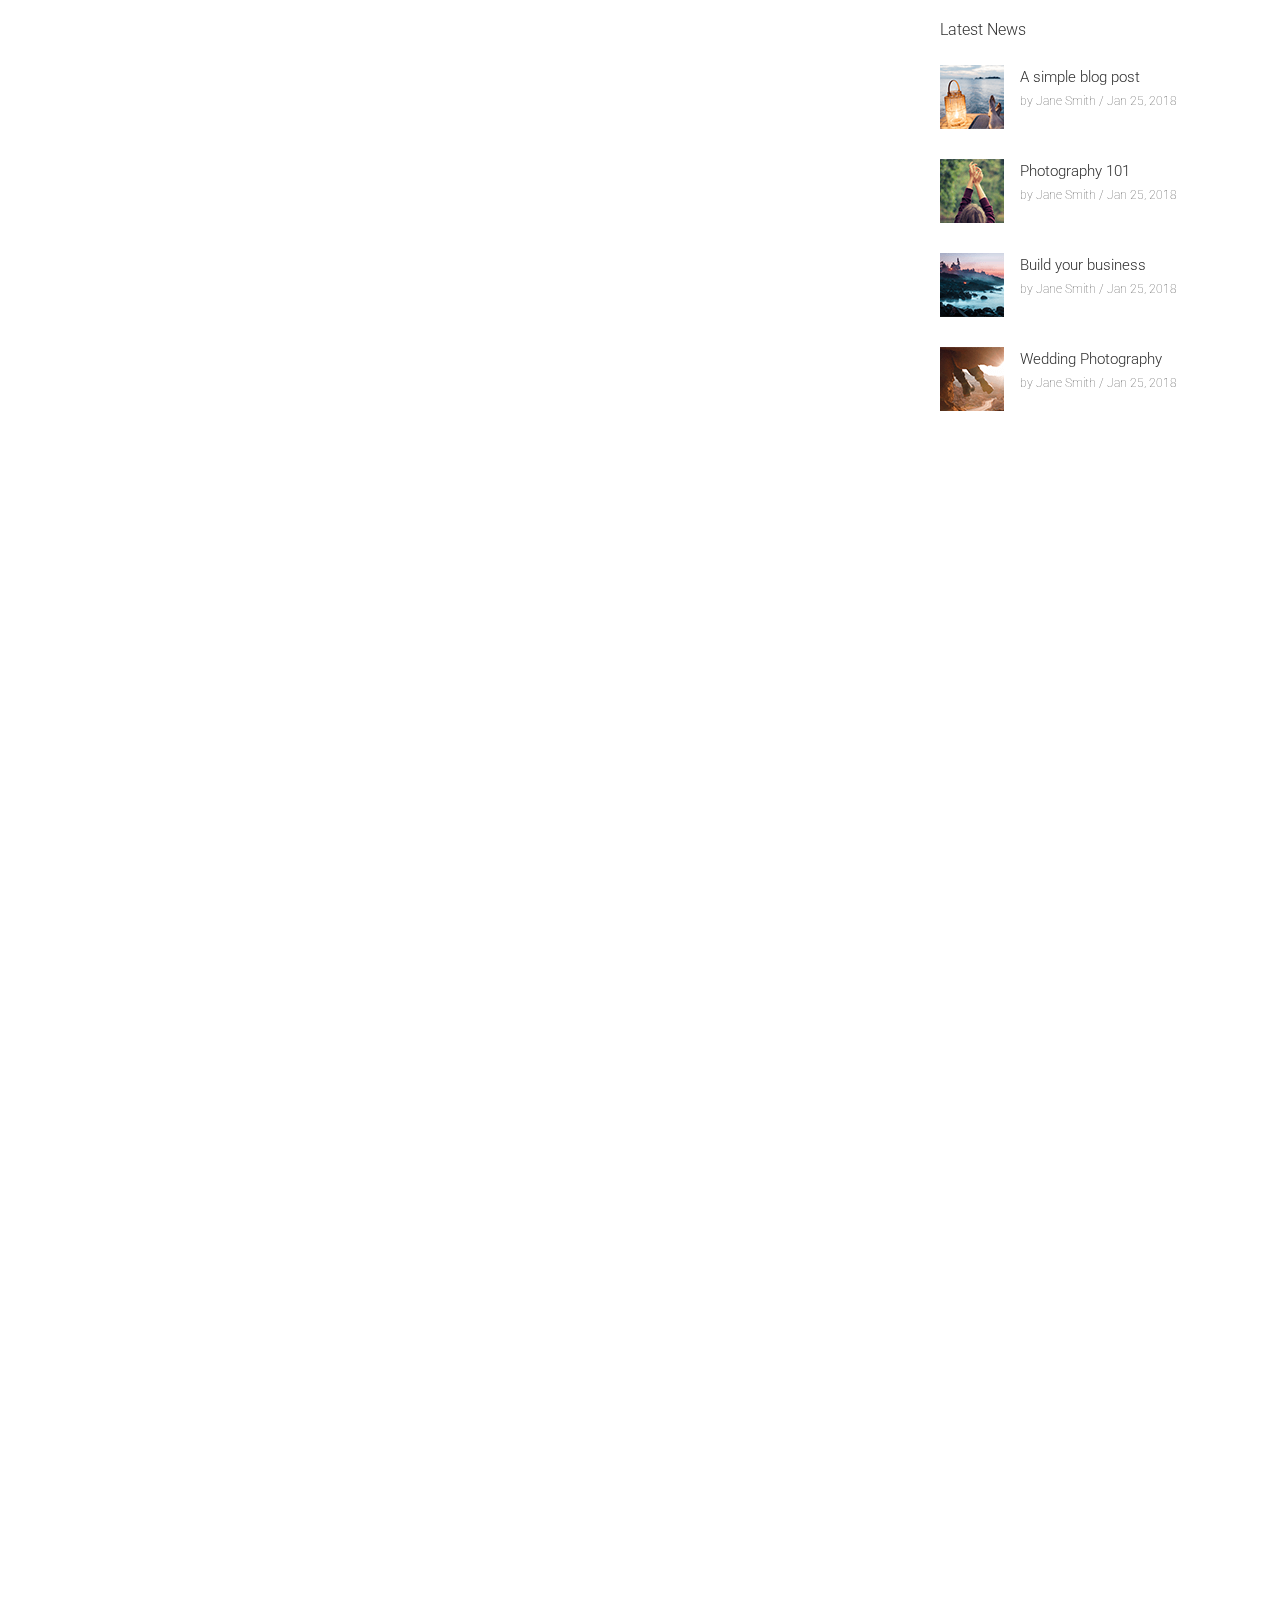
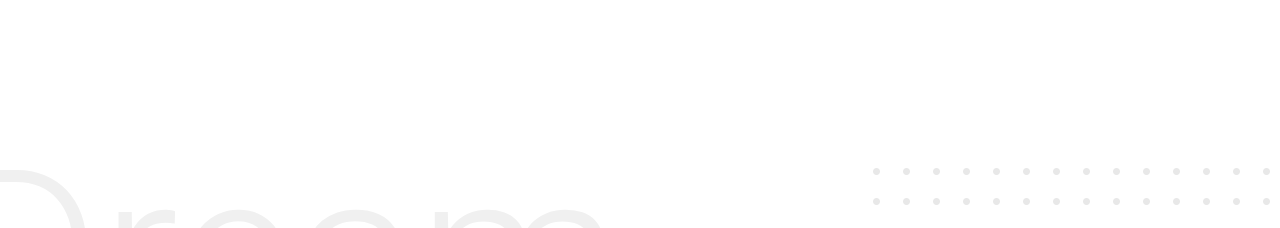
<file: 期末/blog.html>
<!DOCTYPE html>
<html lang="en">

<head>
    <meta charset="UTF-8">
    <meta name="description" content="">
    <meta http-equiv="X-UA-Compatible" content="IE=edge">
    <meta name="viewport" content="width=device-width, initial-scale=1, shrink-to-fit=no">
    <!-- The above 4 meta tags *must* come first in the head; any other head content must come *after* these tags -->

    <!-- Title  -->
    <title>興趣嗜好</title>

    <!-- Favicon  -->
    <link rel="icon" href="img/core-img/名人.ico">

    <!-- Style CSS -->
    <link rel="stylesheet" href="style.css">

    <style>
        .mainMenu {
            background-color: #25033e; /* 深紫色 */
        }
        .mainMenu .nav-link {
            color: white; /* 調整導航鏈接顏色 */
        }
        .mainMenu .nav-link:hover {
            color: #D8BFD8; /* 調整導航鏈接懸停時的顏色 */
        }
        .logo-area a {
            color: white; /* 調整Logo文字顏色 */
        }
    </style>

</head>

<body>
    <!-- Preloader Start -->
    <div id="preloader">
        <div class="preload-content">
            <div id="sonar-load"></div>
        </div>
    </div>
    <!-- Preloader End -->

    <!-- Grids -->
    <div class="grids d-flex justify-content-between">
        <div class="grid1"></div>
        <div class="grid2"></div>
        <div class="grid3"></div>
        <div class="grid4"></div>
        <div class="grid5"></div>
        <div class="grid6"></div>
        <div class="grid7"></div>
        <div class="grid8"></div>
        <div class="grid9"></div>
    </div>

    <!-- ***** Main Menu Area Start ***** -->
    <div class="mainMenu d-flex align-items-center justify-content-between">
        <!-- Close Icon -->
        <div class="closeIcon">
            <i class="ti-close" aria-hidden="true"></i>
        </div>
        <!-- Logo Area -->
        <div class="logo-area">
            <a href="index.html">HaoLiday</a>
        </div>
        <!-- Nav -->
        <div class="sonarNav">
            <nav>
                <ul>
                    <li class="nav-item active">
                        <a class="nav-link" href="index.html">Home</a>
                    </li>
                    <li class="nav-item">
                        <a class="nav-link" href="about-me.html">About Me</a>
                    </li>
                    <li class="nav-item">
                        <a class="nav-link" href="portfolio.html">Portfolio</a>
                    </li>
                    <li class="nav-item">
                        <a class="nav-link" href="blog.html">Blog</a>
                    </li>
                    <li class="nav-item">
                        <a class="nav-link" href="elements.html">Elements</a>
                    </li>
                </ul>
            </nav>
        </div>
       <!-- Copwrite Text -->
       <div class="copywrite-text">
    </div>
    </div>
    <!-- ***** Main Menu Area End ***** -->

    <!-- ***** Header Area Start ***** -->
    <header class="header-area">
        <div class="container-fluid">
            <div class="row">
                <div class="col-12">
                    <div class="menu-area d-flex justify-content-between">
                        <!-- Logo Area  -->
                        <div class="logo-area">
                            <a href="index.html">HaoLiday</a>
                        </div>

                        <div class="menu-content-area d-flex align-items-center">
                            <!-- Header Social Area -->
                            <div class="header-social-area d-flex align-items-center">
                                <a href="https://www.instagram.com/di_wubba/" data-toggle="tooltip" data-placement="bottom" title="Instagram"><i class="fa fa-instagram" aria-hidden="true"></i></a>
                                <a href="https://www.facebook.com/profile.php?id=100087527035072" data-toggle="tooltip" data-placement="bottom" title="Facebook"><i class="fa fa-facebook" aria-hidden="true"></i></a>
                                <a href="https://x.com/InSeKi831" data-toggle="tooltip" data-placement="bottom" title="Twitter"><i class="fa fa-twitter" aria-hidden="true"></i></a>
                            </div>
                            <!-- Menu Icon -->
                            <span class="navbar-toggler-icon" id="menuIcon"></span>
                        </div>
                    </div>
                </div>
            </div>
        </div>
    </header>
    <!-- ***** Header Area End ***** -->

    <!-- ***** Hero Area Start ***** -->
    <div class="hero-area d-flex align-items-center">
       
        <!-- Hero Thumbnail -->
        <div class="hero-thumbnail equalize bg-img" style="background-image: url(img/bg-img/blog.jpg);"></div>
        
        <!-- Hero Content -->
        <div class="hero-content equalize">
            <div class="container-fluid h-100">
                <div class="row h-100 align-items-center justify-content-center">
                    <div class="col-12 col-md-8">
                        <div class="line"></div>
                        <h2>Just a Photography blog</h2>
                        <p>Lorem ipsum dolor sit amet, consectetur adipiscing elit. Praesent vel tortor facilisis, volutpat nulla placerat, tincidunt mi. Nullam vel orci dui.</p>
                        <a href="#" class="btn sonar-btn white-btn">contact me</a>
                    </div>
                </div>
            </div>
        </div>
    </div>
    <!-- ***** Hero Area End ***** -->

    <!-- ***** Blog Area Start ***** -->
    <section class="sonar-blog-area section-padding-100">
        <!-- back end content -->
        <div class="backEnd-content">
            <img class="dots" src="img/core-img/dots.png" alt="">
        </div>

        <div class="container">
            <div class="row">
                <div class="col-12 col-md-9">

                    <!-- Single Blog Area -->
                    <div class="single-blog-area mb-100 wow fadeInUp" data-wow-delay="300ms">
                        <!-- Post Thumbnail -->
                        <div class="blog-post-thumbnail">
                            <img src="img/blog-img/1.jpg" alt="">
                            <!-- Post Date -->
                            <div class="post-date">
                                <a href="#">Feb 12 '18</a>
                            </div>
                        </div>
                        <!-- Post Content -->
                        <div class="post-content">
                            <a href="#" class="headline">A short guide to Wedding Photograpy</a>
                            <div class="post-meta">
                                <a href="#" class="comments">By Mick Smith</a> | <a href="#" class="comments">2 Comments</a>
                            </div>
                            <p>Lorem ipsum dolor sit amet, consectetur adipiscing elit. Praesent vel tortor facilisis, volutpat nulla placerat, tincidunt mi. Nullam vel orci dui. Lorem ipsum dolor sit amet, consectetur adipiscing elit. Praesent vel tortor facilisis, volutpat nulla placerat, tincidunt mi. Nullam vel orci dui.</p>
                        </div>
                    </div>

                    <!-- Single Blog Area -->
                    <div class="single-blog-area mb-100 wow fadeInUp" data-wow-delay="600ms">
                        <!-- Post Thumbnail -->
                        <div class="blog-post-thumbnail">
                            <img src="img/blog-img/2.jpg" alt="">
                            <!-- Post Date -->
                            <div class="post-date">
                                <a href="#">Feb 12 '18</a>
                            </div>
                        </div>
                        <!-- Post Content -->
                        <div class="post-content">
                            <a href="#" class="headline">10 tips for Fashion Photography</a>
                            <div class="post-meta">
                                <a href="#" class="comments">By Mick Smith</a> | <a href="#" class="comments">2 Comments</a>
                            </div>
                            <p>Lorem ipsum dolor sit amet, consectetur adipiscing elit. Praesent vel tortor facilisis, volutpat nulla placerat, tincidunt mi. Nullam vel orci dui. Lorem ipsum dolor sit amet, consectetur adipiscing elit. Praesent vel tortor facilisis, volutpat nulla placerat, tincidunt mi. Nullam vel orci dui.</p>
                        </div>
                    </div>

                    <!-- Single Blog Area -->
                    <div class="single-blog-area mb-100 wow fadeInUp" data-wow-delay="900ms">
                        <!-- Post Thumbnail -->
                        <div class="blog-post-thumbnail">
                            <img src="img/blog-img/3.jpg" alt="">
                            <!-- Post Date -->
                            <div class="post-date">
                                <a href="#">Feb 12 '18</a>
                            </div>
                        </div>
                        <!-- Post Content -->
                        <div class="post-content">
                            <a href="#" class="headline">Babies and Photography</a>
                            <div class="post-meta">
                                <a href="#" class="comments">By Mick Smith</a> | <a href="#" class="comments">2 Comments</a>
                            </div>
                            <p>Lorem ipsum dolor sit amet, consectetur adipiscing elit. Praesent vel tortor facilisis, volutpat nulla placerat, tincidunt mi. Nullam vel orci dui. Lorem ipsum dolor sit amet, consectetur adipiscing elit. Praesent vel tortor facilisis, volutpat nulla placerat, tincidunt mi. Nullam vel orci dui.</p>
                        </div>
                    </div>
                </div>

                <div class="col-12 col-md-3">
                    <div class="sonar-blog-sidebar-area">

                        <!-- Search Widget -->
                        <div class="search-widget-area mb-50">
                            <form action="#" method="get">
                                <input type="search" placeholder="Search">
                                <button type="submit"><i class="ti-search"></i></button>
                            </form>
                        </div>

                        <!-- Archive Widget -->
                        <div class="sonar-catagories-widget-area mb-50">
                            <h6>Archive</h6>
                            <ul class="catagories-menu">
                                <li><a href="#">March 2017</a></li>
                                <li><a href="#">April 2017</a></li>
                                <li><a href="#">May 2017</a></li>
                                <li><a href="#">June 2017</a></li>
                            </ul>
                        </div>

                        <!-- Catagories Widget -->
                        <div class="sonar-catagories-widget-area mb-50">
                            <h6>Categories</h6>
                            <ul class="catagories-menu">
                                <li><a href="#">Uncategorized</a></li>
                                <li><a href="#">Usefull Information</a></li>
                                <li><a href="#">Events</a></li>
                                <li><a href="#">Business</a></li>
                                <li><a href="#">Marketing</a></li>
                                <li><a href="#">Conference &amp; Press</a></li>
                            </ul>
                        </div>

                        <!-- Latest News -->
                        <div class="latest-news-widget-area mb-50">
                            <h6>Latest News</h6>
                            <div class="widget-blog-post">
                                <!-- Single Blog Post -->
                                <div class="widget-single-blog-post d-flex align-items-start">
                                    <div class="widget-post-thumbnail pr-3">
                                        <img src="img/blog-img/lp1.png" alt="">
                                    </div>
                                    <div class="widget-post-content">
                                        <a href="#">A simple blog post</a>
                                        <p>by Jane Smith / Jan 25, 2018</p>
                                    </div>
                                </div>
                                <!-- Single Blog Post -->
                                <div class="widget-single-blog-post d-flex align-items-start">
                                    <div class="widget-post-thumbnail pr-3">
                                        <img src="img/blog-img/lp2.png" alt="">
                                    </div>
                                    <div class="widget-post-content">
                                        <a href="#">Photography 101</a>
                                        <p>by Jane Smith / Jan 25, 2018</p>
                                    </div>
                                </div>
                                <!-- Single Blog Post -->
                                <div class="widget-single-blog-post d-flex align-items-start">
                                    <div class="widget-post-thumbnail pr-3">
                                        <img src="img/blog-img/lp3.png" alt="">
                                    </div>
                                    <div class="widget-post-content">
                                        <a href="#">Build your business</a>
                                        <p>by Jane Smith / Jan 25, 2018</p>
                                    </div>
                                </div>
                                <!-- Single Blog Post -->
                                <div class="widget-single-blog-post d-flex align-items-start">
                                    <div class="widget-post-thumbnail pr-3">
                                        <img src="img/blog-img/lp4.png" alt="">
                                    </div>
                                    <div class="widget-post-content">
                                        <a href="#">Wedding Photography</a>
                                        <p>by Jane Smith / Jan 25, 2018</p>
                                    </div>
                                </div>
                            </div>
                        </div>

                    </div>
                </div>
            </div>

            <div class="row">
                <div class="col-12 text-center wow fadeInUp" data-wow-delay="500ms">
                    <a href="#" class="btn sonar-btn">Load More</a>
                </div>
            </div>
        </div>
    </section>
    <!-- ***** Blog Area End ***** -->

    <!-- ***** Footer Area Start ***** -->
    <footer class="footer-area">
        <!-- back end content -->
        <div class="backEnd-content">
            <img class="dots" src="img/core-img/dots.png" alt="">
            <h2>Dream</h2>
        </div>

        <div class="container">
            <div class="row">
                <div class="col-12">
                    <!-- Copywrite Text -->
                    <div class="copywrite-text">
                    </div>
                </div>
            </div>
        </div>
    </footer>
    <!-- ***** Footer Area End ***** -->

    <!-- jQuery (Necessary for All JavaScript Plugins) -->
    <script src="js/jquery/jquery-2.2.4.min.js"></script>
    <!-- Popper js -->
    <script src="js/popper.min.js"></script>
    <!-- Bootstrap js -->
    <script src="js/bootstrap.min.js"></script>
    <!-- Plugins js -->
    <script src="js/plugins.js"></script>
    <!-- Active js -->
    <script src="js/active.js"></script>

</body>

</html>
</file>
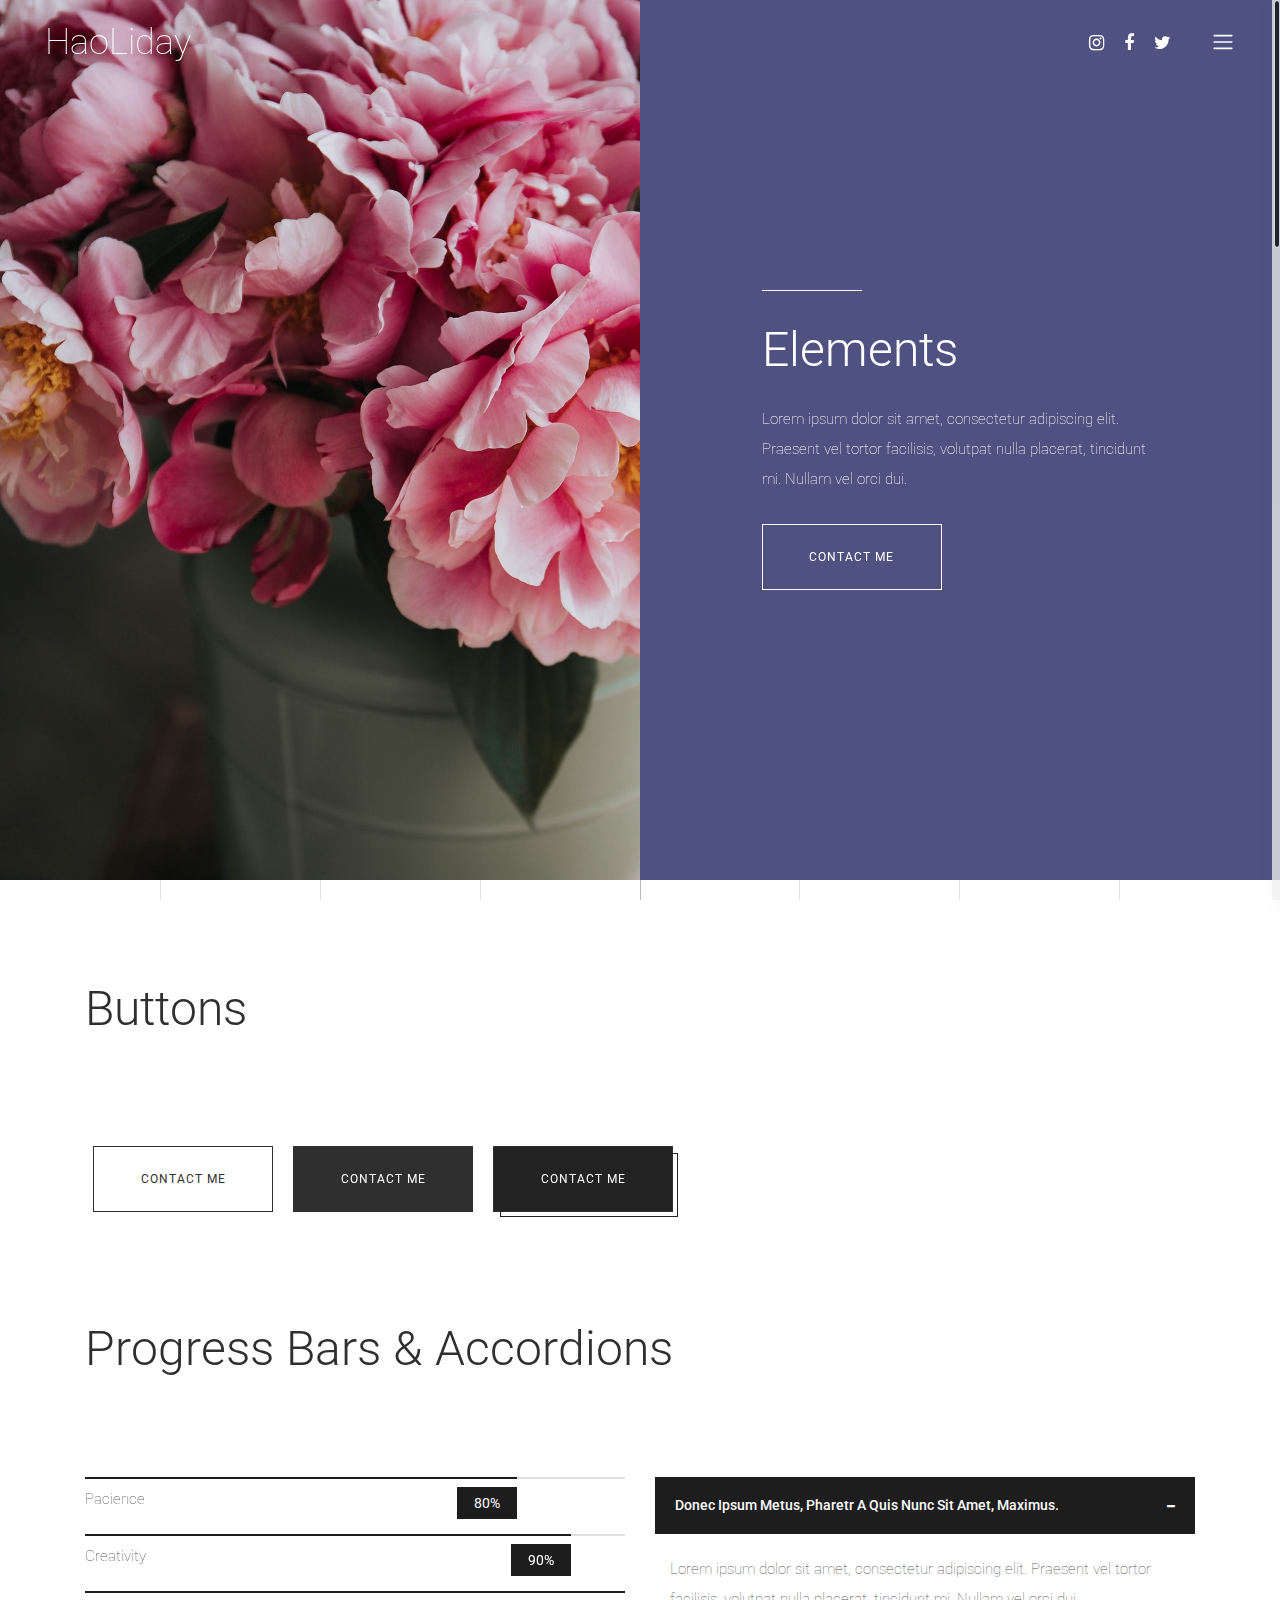
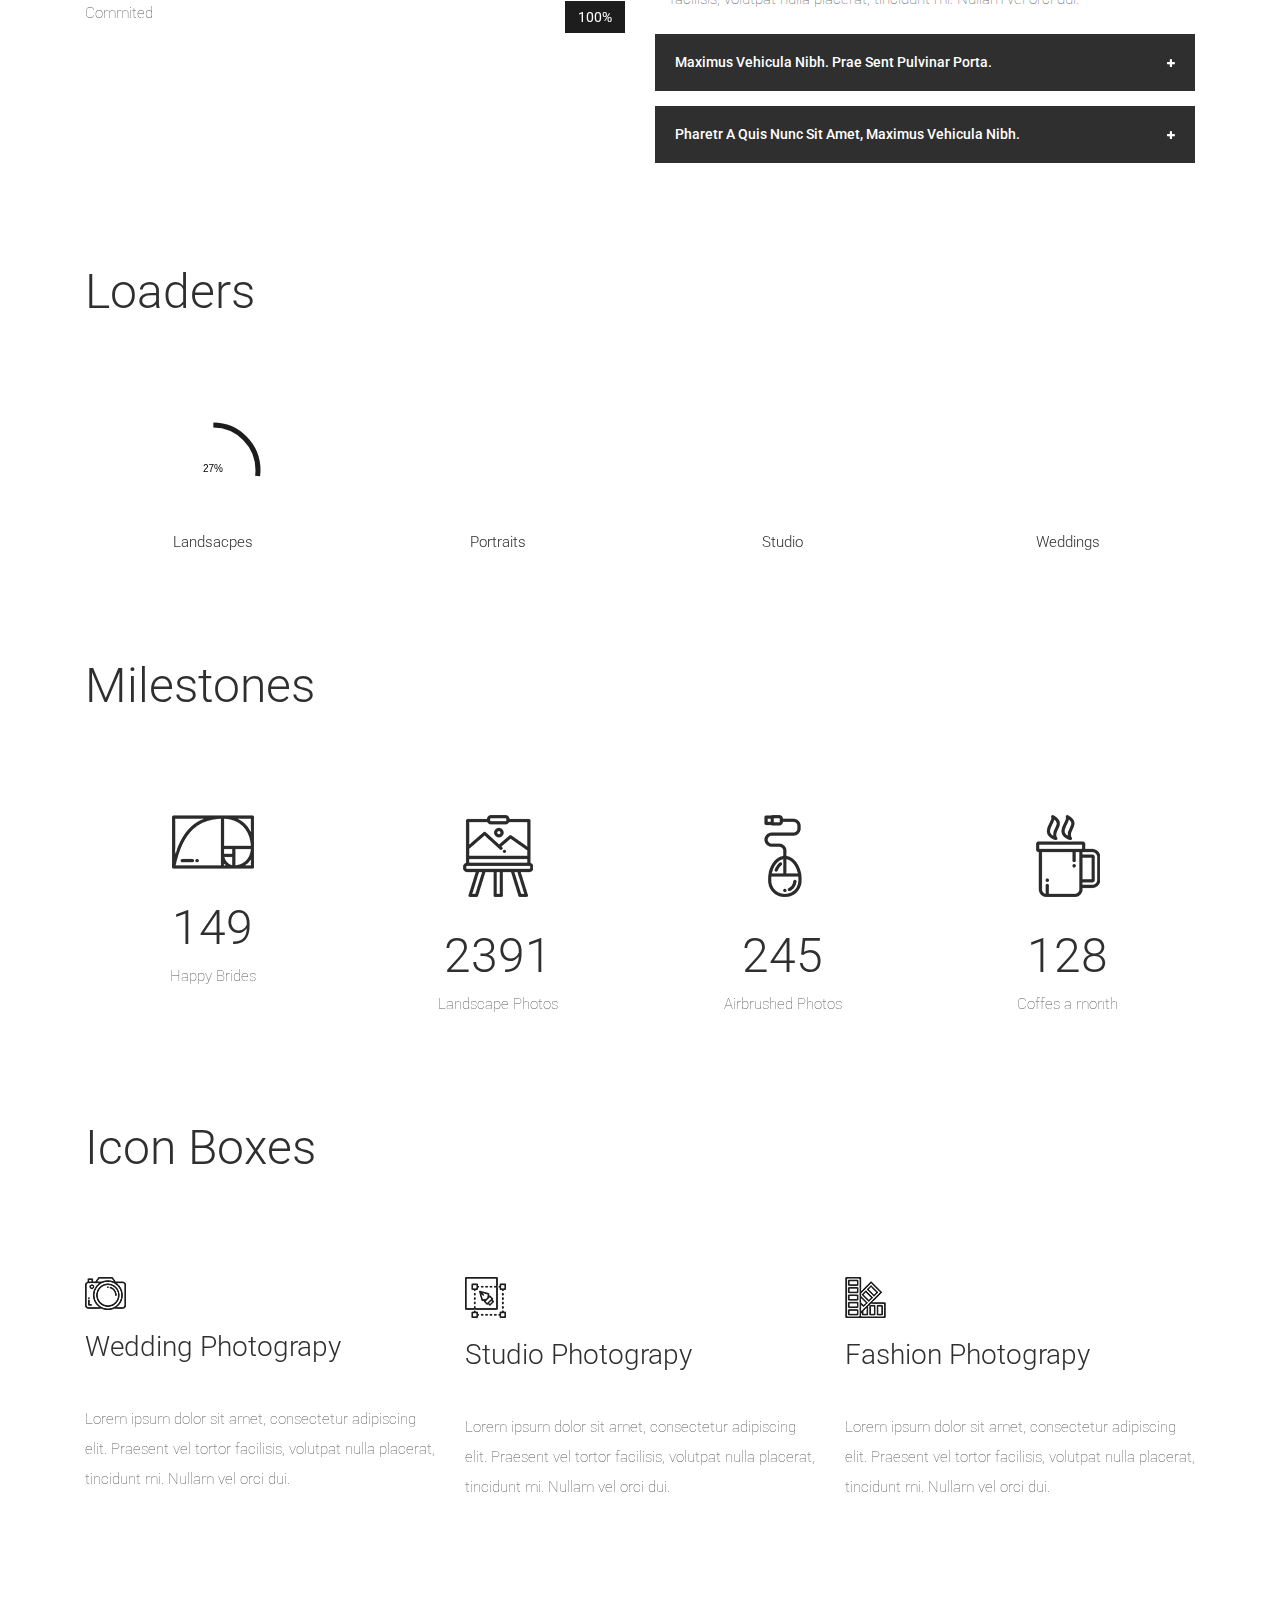
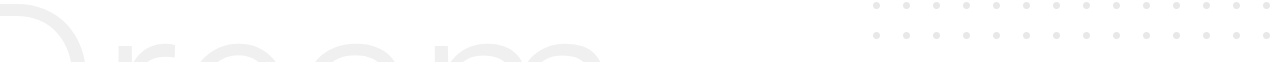
<file: 期末/elements.html>
<!DOCTYPE html>
<html lang="en">

<head>
    <meta charset="UTF-8">
    <meta name="description" content="">
    <meta http-equiv="X-UA-Compatible" content="IE=edge">
    <meta name="viewport" content="width=device-width, initial-scale=1, shrink-to-fit=no">
    <!-- The above 4 meta tags *must* come first in the head; any other head content must come *after* these tags -->

    <!-- Title  -->
    <title>保留</title>

    <!-- Favicon  -->
    <link rel="icon" href="img/core-img/名人.ico">

    <!-- Style CSS -->
    <link rel="stylesheet" href="style.css">

    <style>
        .mainMenu {
            background-color: #25033e; /* 深紫色 */
        }
        .mainMenu .nav-link {
            color: white; /* 調整導航鏈接顏色 */
        }
        .mainMenu .nav-link:hover {
            color: #D8BFD8; /* 調整導航鏈接懸停時的顏色 */
        }
        .logo-area a {
            color: white; /* 調整Logo文字顏色 */
        }
    </style>

</head>

<body>
    <!-- Preloader Start -->
    <div id="preloader">
        <div class="preload-content">
            <div id="sonar-load"></div>
        </div>
    </div>
    <!-- Preloader End -->

    <!-- Grids -->
    <div class="grids d-flex justify-content-between">
        <div class="grid1"></div>
        <div class="grid2"></div>
        <div class="grid3"></div>
        <div class="grid4"></div>
        <div class="grid5"></div>
        <div class="grid6"></div>
        <div class="grid7"></div>
        <div class="grid8"></div>
        <div class="grid9"></div>
    </div>

    <!-- ***** Main Menu Area Start ***** -->
    <div class="mainMenu d-flex align-items-center justify-content-between">
        <!-- Close Icon -->
        <div class="closeIcon">
            <i class="ti-close" aria-hidden="true"></i>
        </div>
        <!-- Logo Area -->
        <div class="logo-area">
            <a href="index.html">HaoLiday</a>
        </div>
        <!-- Nav -->
        <div class="sonarNav">
            <nav>
                <ul>
                    <li class="nav-item active">
                        <a class="nav-link" href="index.html">Home</a>
                    </li>
                    <li class="nav-item">
                        <a class="nav-link" href="about-me.html">About Me</a>
                    </li>
                    <li class="nav-item">
                        <a class="nav-link" href="portfolio.html">Portfolio</a>
                    </li>
                    <li class="nav-item">
                        <a class="nav-link" href="blog.html">Blog</a>
                    </li>
                    <li class="nav-item">
                        <a class="nav-link" href="elements.html">Elements</a>
                    </li>
                </ul>
            </nav>
        </div>
<!-- Copwrite Text -->
          <div class="copywrite-text"></div>
        </div>
          
    </div>
    <!-- ***** Main Menu Area End ***** -->

    <!-- ***** Header Area Start ***** -->
    <header class="header-area">
        <div class="container-fluid">
            <div class="row">
                <div class="col-12">
                    <div class="menu-area d-flex justify-content-between">
                        <!-- Logo Area  -->
                        <div class="logo-area">
                            <a href="index.html">HaoLiday</a>
                        </div>

                        <div class="menu-content-area d-flex align-items-center">
                            <!-- Header Social Area -->
                            <div class="header-social-area d-flex align-items-center">
                                <a href="https://www.instagram.com/di_wubba/" data-toggle="tooltip" data-placement="bottom" title="Instagram"><i class="fa fa-instagram" aria-hidden="true"></i></a>
                                <a href="https://www.facebook.com/profile.php?id=100087527035072" data-toggle="tooltip" data-placement="bottom" title="Facebook"><i class="fa fa-facebook" aria-hidden="true"></i></a>
                                <a href="https://x.com/InSeKi831" data-toggle="tooltip" data-placement="bottom" title="Twitter"><i class="fa fa-twitter" aria-hidden="true"></i></a>
                            </div>
                            <!-- Menu Icon -->
                            <span class="navbar-toggler-icon" id="menuIcon"></span>
                        </div>
                    </div>
                </div>
            </div>
        </div>
    </header>
    <!-- ***** Header Area End ***** -->

    <!-- ***** Hero Area Start ***** -->
    <div class="hero-area d-flex align-items-center">
        <!-- Hero Thumbnail -->
        <div class="hero-thumbnail equalize bg-img" style="background-image: url(img/bg-img/elements.jpg);"></div>
        
        <!-- Hero Content -->
        <div class="hero-content equalize">
            <div class="container-fluid h-100">
                <div class="row h-100 align-items-center justify-content-center">
                    <div class="col-12 col-md-8">
                        <div class="line"></div>
                        <h2>Elements</h2>
                        <p>Lorem ipsum dolor sit amet, consectetur adipiscing elit. Praesent vel tortor facilisis, volutpat nulla placerat, tincidunt mi. Nullam vel orci dui.</p>
                        <a href="#" class="btn sonar-btn white-btn">contact me</a>
                    </div>
                </div>
            </div>
        </div>
    </div>
    <!-- ***** Hero Area End ***** -->

    <!-- ***** Elements Area Start ***** -->
    <section class="elements-area section-padding-100-0">
        <div class="container">

            <!-- ***** Buttons ***** -->
            <div class="row mb-100">
                <div class="col-12">
                    <div class="elements-title">
                        <h2>Buttons</h2>
                    </div>
                    <!-- Button -->
                    <div class="sonar-buttons-area">
                        <a href="#" class="btn sonar-btn m-2">Contact Me</a>
                        <a href="#" class="btn sonar-btn btn-2 m-2">Contact Me</a>
                        <a href="#" class="btn sonar-btn btn-3 m-2">Contact Me</a>
                    </div>
                </div>
            </div>


            <!-- ***** Progress Bars & Accordions ***** -->
            <div class="row">
                <div class="col-12">
                    <div class="elements-title">
                        <h2>Progress Bars &amp; Accordions</h2>
                    </div>

                    <div class="row">
                        <div class="col-12 col-md-6">
                            <!-- Progress Bar Content Area -->
                            <div class="services-progress-bar mb-100">
                                <!-- Single Progress Bar -->
                                <div class="single_progress_bar">
                                    <div id="bar1" class="barfiller">
                                        <div class="tipWrap">
                                            <span class="tip"></span>
                                        </div>
                                        <span class="fill" data-percentage="80"></span>
                                    </div>
                                    <p>Pacience</p>
                                </div>
                                <!-- Single Progress Bar -->
                                <div class="single_progress_bar">
                                    <div id="bar2" class="barfiller">
                                        <div class="tipWrap">
                                            <span class="tip"></span>
                                        </div>
                                        <span class="fill" data-percentage="90"></span>
                                    </div>
                                    <p>Creativity</p>
                                </div>
                                <!-- Single Progress Bar -->
                                <div class="single_progress_bar">
                                    <div id="bar3" class="barfiller">
                                        <div class="tipWrap">
                                            <span class="tip"></span>
                                        </div>
                                        <span class="fill" data-percentage="100"></span>
                                    </div>
                                    <p>Commited</p>
                                </div>
                            </div>
                        </div>

                        <div class="col-12 col-md-6">
                            <div class="accordions mb-100" id="accordion" role="tablist" aria-multiselectable="true">
                                <!-- single accordian area -->
                                <div class="panel single-accordion">
                                    <h6><a role="button" class="" aria-expanded="true" aria-controls="collapseOne" data-toggle="collapse" data-parent="#accordion" href="#collapseOne">Donec ipsum metus, pharetr a quis nunc sit amet, maximus.
                                    <span class="accor-open"><i class="fa fa-plus" aria-hidden="true"></i></span>
                                    <span class="accor-close"><i class="fa fa-minus" aria-hidden="true"></i></span>
                                    </a></h6>
                                    <div id="collapseOne" class="accordion-content collapse show">
                                        <p>Lorem ipsum dolor sit amet, consectetur adipiscing elit. Praesent vel tortor facilisis, volutpat nulla placerat, tincidunt mi. Nullam vel orci dui.</p>
                                    </div>
                                </div>
                                <!-- single accordian area -->
                                <div class="panel single-accordion">
                                    <h6>
                                        <a role="button" class="collapsed" aria-expanded="true" aria-controls="collapseTwo" data-parent="#accordion" data-toggle="collapse" href="#collapseTwo">Maximus vehicula nibh. Prae sent pulvinar porta.
                                        <span class="accor-open"><i class="fa fa-plus" aria-hidden="true"></i></span>
                                        <span class="accor-close"><i class="fa fa-minus" aria-hidden="true"></i></span>
                                        </a>
                                    </h6>
                                    <div id="collapseTwo" class="accordion-content collapse">
                                        <p>Lorem ipsum dolor sit amet, consectetur adipiscing elit. Praesent vel tortor facilisis, volutpat nulla placerat, tincidunt mi. Nullam vel orci dui.</p>
                                    </div>
                                </div>
                                <!-- single accordian area -->
                                <div class="panel single-accordion">
                                    <h6>
                                        <a role="button" aria-expanded="true" aria-controls="collapseThree" class="collapsed" data-parent="#accordion" data-toggle="collapse" href="#collapseThree">Pharetr a quis nunc sit amet, maximus vehicula nibh.
                                        <span class="accor-open"><i class="fa fa-plus" aria-hidden="true"></i></span>
                                        <span class="accor-close"><i class="fa fa-minus" aria-hidden="true"></i></span>
                                    </a>
                                    </h6>
                                    <div id="collapseThree" class="accordion-content collapse">
                                        <p>Lorem ipsum dolor sit amet, consectetur adipiscing elit. Praesent vel tortor facilisis, volutpat nulla placerat, tincidunt mi. Nullam vel orci dui.</p>
                                    </div>
                                </div>
                            </div>
                        </div>
                    </div>
                </div>
            </div>

            <!-- ***** Loaders ***** -->
            <div class="row">
                <div class="col-12">
                    <div class="elements-title">
                        <h2>Loaders</h2>
                    </div>

                    <div class="our-skills-area text-center">
                        <div class="row">
                            <div class="col-12 col-sm-6 col-md-3">
                                <div class="single-pie-bar mb-100" data-percent="90">
                                    <canvas class="bar-circle" width="100" height="100"></canvas>
                                    <p>Landsacpes</p>
                                </div>
                            </div>
                            <div class="col-12 col-sm-6 col-md-3">
                                <div class="single-pie-bar mb-100" data-percent="65">
                                    <canvas class="bar-circle" width="100" height="100"></canvas>
                                    <p>Portraits</p>
                                </div>
                            </div>
                            <div class="col-12 col-sm-6 col-md-3">
                                <div class="single-pie-bar mb-100" data-percent="25">
                                    <canvas class="bar-circle" width="100" height="100"></canvas>
                                    <p>Studio</p>
                                </div>
                            </div>
                            <div class="col-12 col-sm-6 col-md-3">
                                <div class="single-pie-bar mb-100" data-percent="69">
                                    <canvas class="bar-circle" width="100" height="100"></canvas>
                                    <p>Weddings</p>
                                </div>
                            </div>
                        </div>
                    </div>

                </div>
            </div>

            <!-- ***** Milestones ***** -->
            <div class="row">
                <div class="col-12">
                    <div class="elements-title">
                        <h2>Milestones</h2>
                    </div>
                </div>

                <!-- Single Cool Fact-->
                <div class="col-12 col-sm-6 col-lg-3">
                    <div class="single-cool-fact-area text-center mb-100">
                        <img src="img/core-img/golden-ratio.png" alt="">
                        <h2><span class="counter">149</span></h2>
                        <p>Happy Brides</p>
                    </div>
                </div>
                <!-- Single Cool Fact-->
                <div class="col-12 col-sm-6 col-lg-3">
                    <div class="single-cool-fact-area text-center mb-100">
                        <img src="img/core-img/canvas.png" alt="">
                        <h2><span class="counter">2391</span></h2>
                        <p>Landscape Photos</p>
                    </div>
                </div>
                <!-- Single Cool Fact-->
                <div class="col-12 col-sm-6 col-lg-3">
                    <div class="single-cool-fact-area text-center mb-100">
                        <img src="img/core-img/mouse.png" alt="">
                        <h2><span class="counter">245</span></h2>
                        <p>Airbrushed Photos</p>
                    </div>
                </div>
                <!-- Single Cool Fact-->
                <div class="col-12 col-sm-6 col-lg-3">
                    <div class="single-cool-fact-area text-center mb-100">
                        <img src="img/core-img/coffee.png" alt="">
                        <h2><span class="counter">128</span></h2>
                        <p>Coffes a month</p>
                    </div>
                </div>
            </div>

            <!-- ***** Icon Boxes ***** -->
            <div class="row mb-50">
                <div class="col-12">
                    <div class="elements-title">
                        <h2>Icon boxes</h2>
                    </div>
                </div>

                <!-- Single Services Area -->
                <div class="col-12 col-md-4">
                    <div class="single-services-area">
                        <img src="img/core-img/camera.png" alt="">
                        <h4>Wedding Photograpy</h4>
                        <p>Lorem ipsum dolor sit amet, consectetur adipiscing elit. Praesent vel tortor facilisis, volutpat nulla placerat, tincidunt mi. Nullam vel orci dui.</p>
                    </div>
                </div>
                <!-- Single Services Area -->
                <div class="col-12 col-md-4">
                    <div class="single-services-area">
                        <img src="img/core-img/vector.png" alt="">
                        <h4>Studio Photograpy</h4>
                        <p>Lorem ipsum dolor sit amet, consectetur adipiscing elit. Praesent vel tortor facilisis, volutpat nulla placerat, tincidunt mi. Nullam vel orci dui.</p>
                    </div>
                </div>
                <!-- Single Services Area -->
                <div class="col-12 col-md-4">
                    <div class="single-services-area">
                        <img src="img/core-img/pantone.png" alt="">
                        <h4>Fashion Photograpy</h4>
                        <p>Lorem ipsum dolor sit amet, consectetur adipiscing elit. Praesent vel tortor facilisis, volutpat nulla placerat, tincidunt mi. Nullam vel orci dui.</p>
                    </div>
                </div>
            </div>

        </div>
    </section>
    <!-- ***** Elements Area End ***** -->

    <!-- ***** Footer Area Start ***** -->
    <footer class="footer-area">
        <!-- back end content -->
        <div class="backEnd-content">
            <img class="dots" src="img/core-img/dots.png" alt="">
            <h2>Dream</h2>
        </div>

        <div class="container">
            <div class="row">
                <div class="col-12">
                    <!-- Copywrite Text -->
                    <div class="copywrite-text">
                      
                    </div>
                </div>
            </div>
        </div>
    </footer>
    <!-- ***** Footer Area End ***** -->

    <!-- jQuery (Necessary for All JavaScript Plugins) -->
    <script src="js/jquery/jquery-2.2.4.min.js"></script>
    <!-- Popper js -->
    <script src="js/popper.min.js"></script>
    <!-- Bootstrap js -->
    <script src="js/bootstrap.min.js"></script>
    <!-- Plugins js -->
    <script src="js/plugins.js"></script>
    <!-- Active js -->
    <script src="js/active.js"></script>

</body>

</html>
</file>
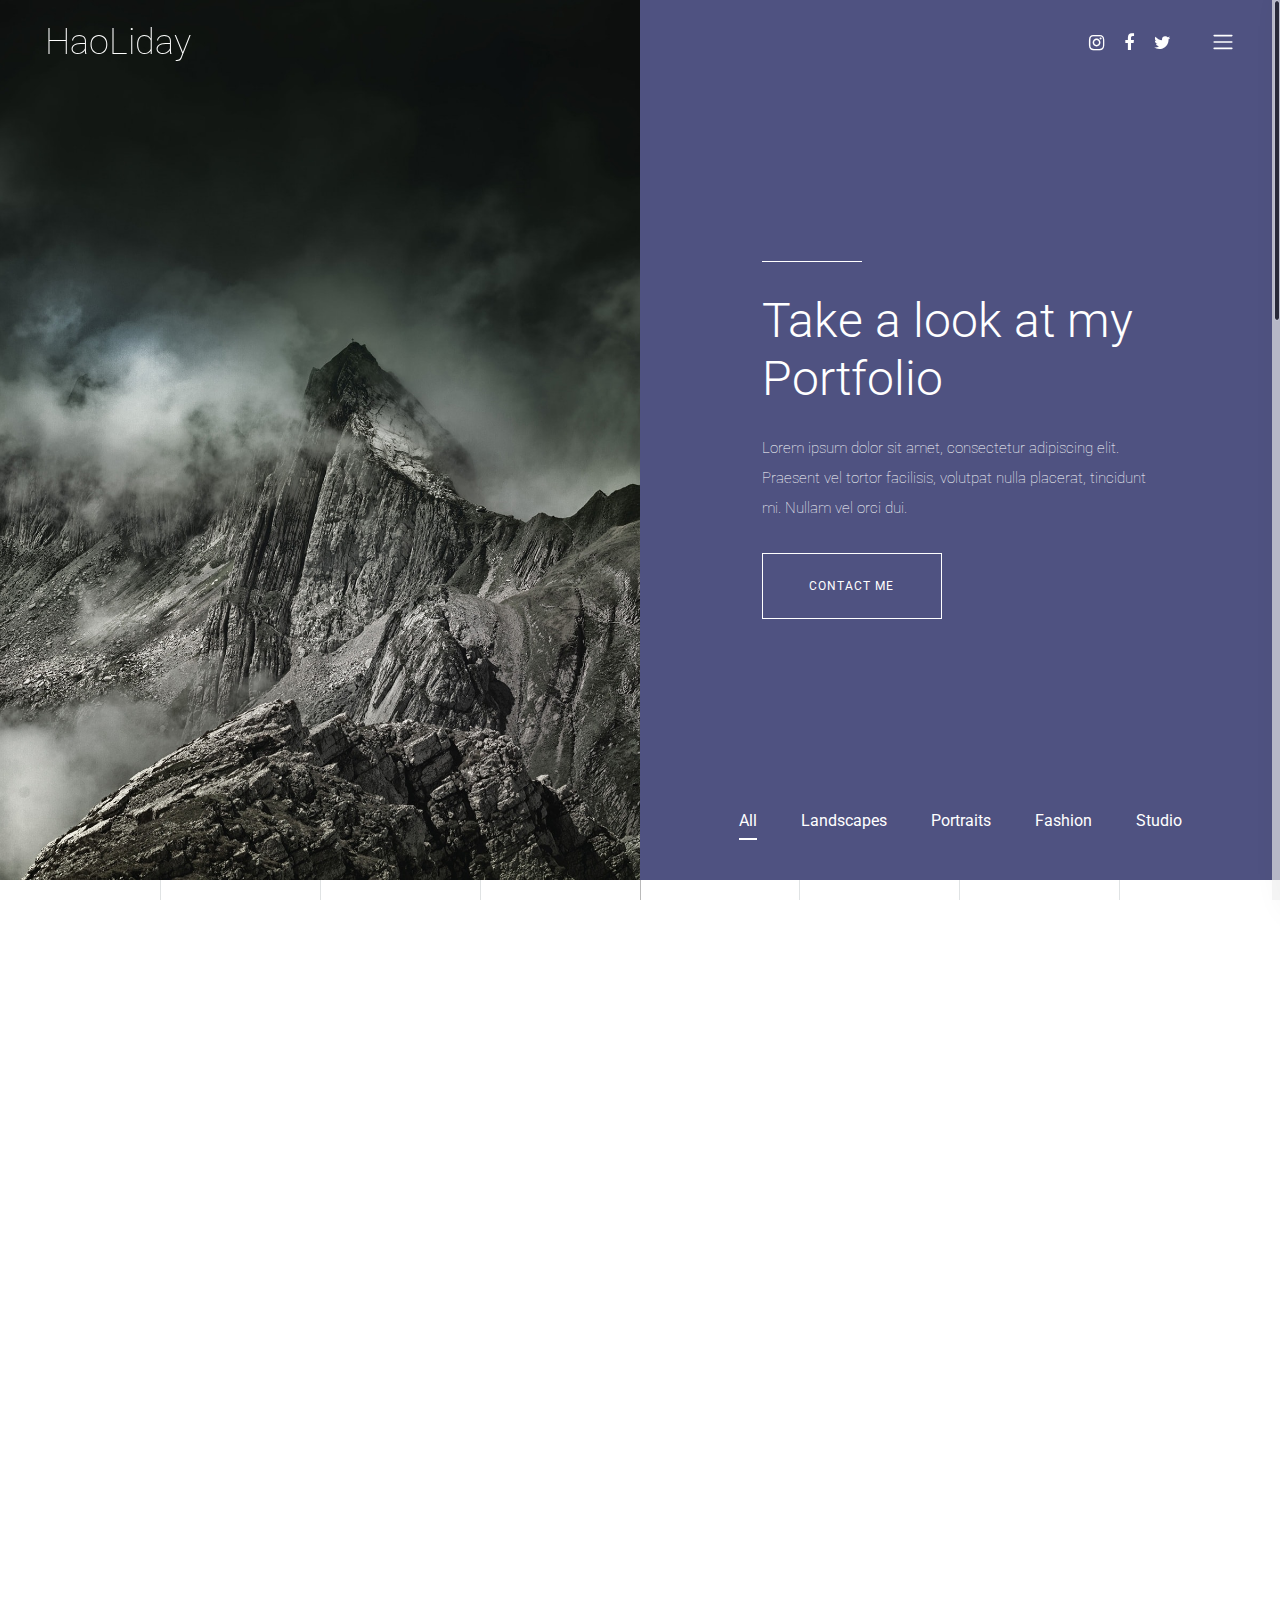
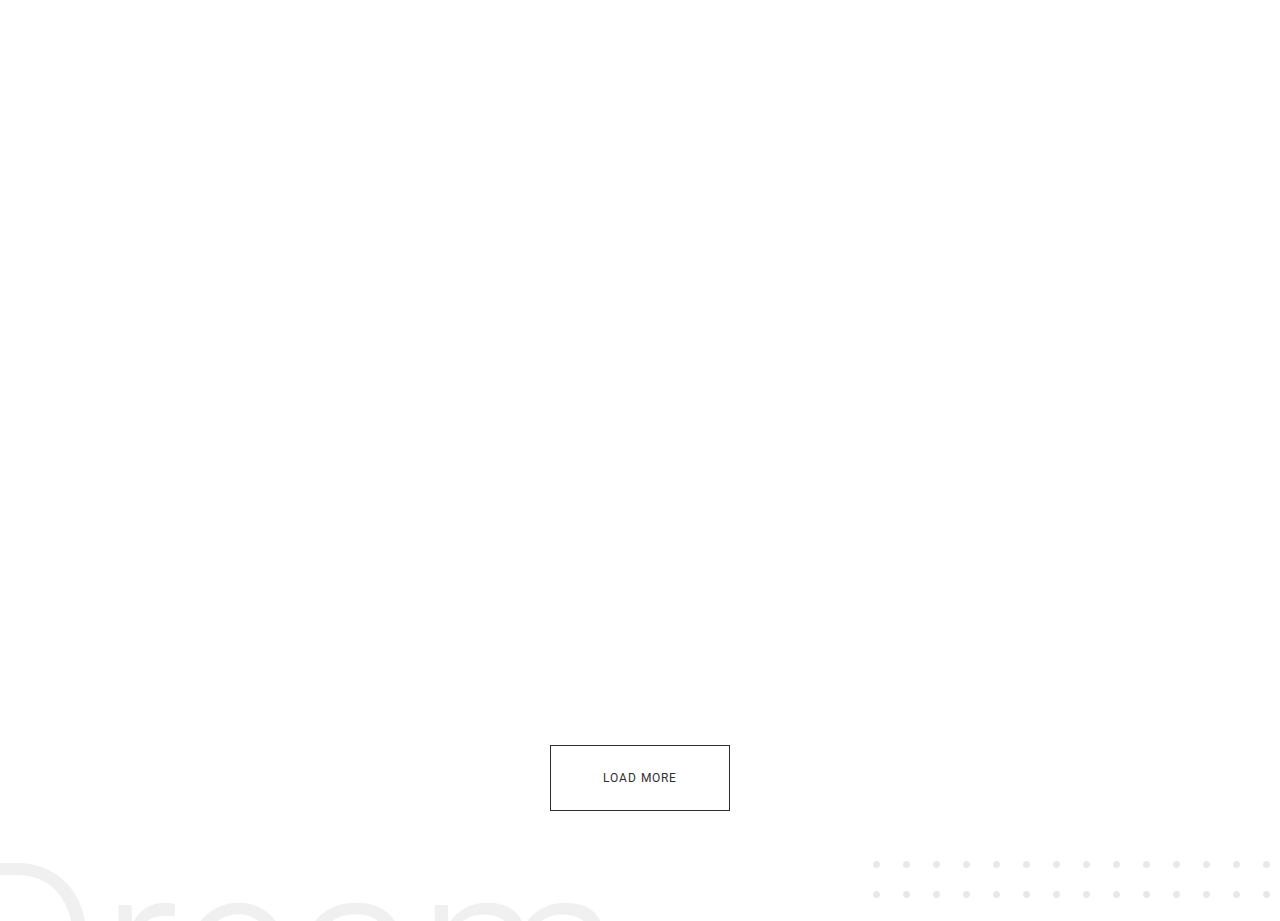
<file: 期末/portfolio.html>
<!DOCTYPE html>
<html lang="en">

<head>
    <meta charset="UTF-8">
    <meta name="description" content="">
    <meta http-equiv="X-UA-Compatible" content="IE=edge">
    <meta name="viewport" content="width=device-width, initial-scale=1, shrink-to-fit=no">
    <!-- The above 4 meta tags *must* come first in the head; any other head content must come *after* these tags -->

    <!-- Title  -->
    <title>作品瀏覽</title>

    <!-- Favicon  -->
    <link rel="icon" href="img/core-img/名人.ico">

    <!-- Style CSS -->
    <link rel="stylesheet" href="style.css">

      <style>
        .mainMenu {
            background-color: #25033e; /* 深紫色 */
        }
        .mainMenu .nav-link {
            color: white; /* 調整導航鏈接顏色 */
        }
        .mainMenu .nav-link:hover {
            color: #D8BFD8; /* 調整導航鏈接懸停時的顏色 */
        }
        .logo-area a {
            color: white; /* 調整Logo文字顏色 */
        }
    </style>

</head>

<body>
    <!-- Preloader Start -->
    <div id="preloader">
        <div class="preload-content">
            <div id="sonar-load"></div>
        </div>
    </div>
    <!-- Preloader End -->

    <!-- Grids -->
    <div class="grids d-flex justify-content-between">
        <div class="grid1"></div>
        <div class="grid2"></div>
        <div class="grid3"></div>
        <div class="grid4"></div>
        <div class="grid5"></div>
        <div class="grid6"></div>
        <div class="grid7"></div>
        <div class="grid8"></div>
        <div class="grid9"></div>
    </div>

    <!-- ***** Main Menu Area Start ***** -->
    <div class="mainMenu d-flex align-items-center justify-content-between">
        <!-- Close Icon -->
        <div class="closeIcon">
            <i class="ti-close" aria-hidden="true"></i>
        </div>
        <!-- Logo Area -->
        <div class="logo-area">
            <a href="index.html">HaoLiday</a>
        </div>
        <!-- Nav -->
        <div class="sonarNav">
            <nav>
                <ul>
                    <li class="nav-item active">
                        <a class="nav-link" href="index.html">Home</a>
                    </li>
                    <li class="nav-item">
                        <a class="nav-link" href="about-me.html">About Me</a>
                    </li>
                    <li class="nav-item">
                        <a class="nav-link" href="portfolio.html">Portfolio</a>
                    </li>
                    <li class="nav-item">
                        <a class="nav-link" href="blog.html">Blog</a>
                    </li>
                    <li class="nav-item">
                        <a class="nav-link" href="elements.html">Elements</a>
                    </li>
                </ul>
            </nav>
        </div>
       <!-- Copwrite Text -->
       <div class="copywrite-text">
    </div>
        </div>
    </div>
    <!-- ***** Main Menu Area End ***** -->

    <!-- ***** Header Area Start ***** -->
    <header class="header-area">
        <div class="container-fluid">
            <div class="row">
                <div class="col-12">
                    <div class="menu-area d-flex justify-content-between">
                        <!-- Logo Area  -->
                        <div class="logo-area">
                            <a href="index.html">HaoLiday</a>
                        </div>

                        <div class="menu-content-area d-flex align-items-center">
                            <!-- Header Social Area -->
                            <div class="header-social-area d-flex align-items-center">
                                <a href="https://www.instagram.com/di_wubba/" data-toggle="tooltip" data-placement="bottom" title="Instagram"><i class="fa fa-instagram" aria-hidden="true"></i></a>
                                <a href="https://www.facebook.com/profile.php?id=100087527035072" data-toggle="tooltip" data-placement="bottom" title="Facebook"><i class="fa fa-facebook" aria-hidden="true"></i></a>
                                <a href="https://x.com/InSeKi831" data-toggle="tooltip" data-placement="bottom" title="Twitter"><i class="fa fa-twitter" aria-hidden="true"></i></a>
                            </div>
                            <!-- Menu Icon -->
                            <span class="navbar-toggler-icon" id="menuIcon"></span>
                        </div>
                    </div>
                </div>
            </div>
        </div>
    </header>
    <!-- ***** Header Area End ***** -->

    <!-- ***** Hero Area Start ***** -->
    <div class="hero-area d-flex align-items-center">
        <!-- Hero Thumbnail -->
        <div class="hero-thumbnail equalize bg-img" style="background-image: url(img/bg-img/portfolio.jpg);"></div>
        
        <!-- Hero Content -->
        <div class="hero-content equalize">
            <div class="container-fluid h-100">
                <div class="row h-100 align-items-center justify-content-center">
                    <div class="col-12 col-md-8">
                        <div class="line"></div>
                        <h2>Take a look at my Portfolio</h2>
                        <p>Lorem ipsum dolor sit amet, consectetur adipiscing elit. Praesent vel tortor facilisis, volutpat nulla placerat, tincidunt mi. Nullam vel orci dui.</p>
                        <a href="#" class="btn sonar-btn white-btn">contact me</a>
                    </div>
                </div>
            </div>
        </div>

        <!-- Portfolio Menu -->
        <div class="sonar-portfolio-menu">
            <div class="text-center portfolio-menu">
                <button class="btn active" data-filter="*">All</button>
                <button class="btn" data-filter=".landscapes">Landscapes</button>
                <button class="btn" data-filter=".portraits">Portraits</button>
                <button class="btn" data-filter=".fashion">Fashion</button>
                <button class="btn" data-filter=".studio">Studio</button>
            </div>
        </div>
    </div>
    <!-- ***** Hero Area End ***** -->

    <!-- ****** Gallery Area Start ****** -->
    <section class="sonar-projects-area" id="projects">
        <div class="container-fluid">
            <div class="row sonar-portfolio">

                <!-- Single gallery Item -->
                <div class="col-12 col-sm-6 col-lg-3 single_gallery_item landscapes studio wow fadeInUpBig" data-wow-delay="300ms">
                    <a class="gallery-img" href="img/portfolio-img/1.jpg"><img src="img/portfolio-img/1.jpg" alt=""></a>
                    <!-- Gallery Content -->
                    <div class="gallery-content">
                        <h4>Mountains in the mist</h4>
                        <p>Landscapes</p>
                    </div>
                </div>

                <!-- Single gallery Item -->
                <div class="col-12 col-sm-6 col-lg-3 single_gallery_item portraits fashion wow fadeInUpBig" data-wow-delay="500ms">
                    <a class="gallery-img" href="img/portfolio-img/2.jpg"><img src="img/portfolio-img/2.jpg" alt=""></a>
                    <!-- Gallery Content -->
                    <div class="gallery-content">
                        <h4>A beautifull encounter</h4>
                        <p>Portrait</p>
                    </div>
                </div>

                <!-- Single gallery Item -->
                <div class="col-12 col-sm-6 col-lg-3 single_gallery_item landscapes studio wow fadeInUpBig" data-wow-delay="700ms">
                    <a class="gallery-img" href="img/portfolio-img/3.jpg"><img src="img/portfolio-img/3.jpg" alt=""></a>
                    <!-- Gallery Content -->
                    <div class="gallery-content">
                        <h4>Mountains in the mist</h4>
                        <p>Landscapes</p>
                    </div>
                </div>

                <!-- Single gallery Item -->
                <div class="col-12 col-sm-6 col-lg-3 single_gallery_item portraits studio wow fadeInUpBig" data-wow-delay="900ms">
                    <a class="gallery-img" href="img/portfolio-img/4.jpg"><img src="img/portfolio-img/4.jpg" alt=""></a>
                    <!-- Gallery Content -->
                    <div class="gallery-content">
                        <h4>A beautifull encounter</h4>
                        <p>Portrait</p>
                    </div>
                </div>

                <!-- Single gallery Item -->
                <div class="col-12 col-sm-6 col-lg-3 single_gallery_item landscapes fashion wow fadeInUpBig" data-wow-delay="300ms">
                    <a class="gallery-img" href="img/portfolio-img/5.jpg"><img src="img/portfolio-img/5.jpg" alt=""></a>
                    <!-- Gallery Content -->
                    <div class="gallery-content">
                        <h4>Mountains in the mist</h4>
                        <p>Landscapes</p>
                    </div>
                </div>

                <!-- Single gallery Item -->
                <div class="col-12 col-sm-6 col-lg-3 single_gallery_item portraits fashion wow fadeInUpBig" data-wow-delay="500ms">
                    <a class="gallery-img" href="img/portfolio-img/6.jpg"><img src="img/portfolio-img/6.jpg" alt=""></a>
                    <!-- Gallery Content -->
                    <div class="gallery-content">
                        <h4>A beautifull encounter</h4>
                        <p>Portrait</p>
                    </div>
                </div>

                <!-- Single gallery Item -->
                <div class="col-12 col-sm-6 col-lg-3 single_gallery_item landscapes fashion wow fadeInUpBig" data-wow-delay="700ms">
                    <a class="gallery-img" href="img/portfolio-img/7.jpg"><img src="img/portfolio-img/7.jpg" alt=""></a>
                    <!-- Gallery Content -->
                    <div class="gallery-content">
                        <h4>Mountains in the mist</h4>
                        <p>Landscapes</p>
                    </div>
                </div>

                <!-- Single gallery Item -->
                <div class="col-12 col-sm-6 col-lg-3 single_gallery_item portraits studio wow fadeInUpBig" data-wow-delay="900ms">
                    <a class="gallery-img" href="img/portfolio-img/8.jpg"><img src="img/portfolio-img/8.jpg" alt=""></a>
                    <!-- Gallery Content -->
                    <div class="gallery-content">
                        <h4>A beautifull encounter</h4>
                        <p>Portrait</p>
                    </div>
                </div>

                <!-- Single gallery Item -->
                <div class="col-12 col-sm-6 col-lg-3 single_gallery_item landscapes studio wow fadeInUpBig" data-wow-delay="300ms">
                    <a class="gallery-img" href="img/portfolio-img/9.jpg"><img src="img/portfolio-img/9.jpg" alt=""></a>
                    <!-- Gallery Content -->
                    <div class="gallery-content">
                        <h4>Mountains in the mist</h4>
                        <p>Landscapes</p>
                    </div>
                </div>

                <!-- Single gallery Item -->
                <div class="col-12 col-sm-6 col-lg-3 single_gallery_item portraits wow fadeInUpBig" data-wow-delay="500ms">
                    <a class="gallery-img" href="img/portfolio-img/10.jpg"><img src="img/portfolio-img/10.jpg" alt=""></a>
                    <!-- Gallery Content -->
                    <div class="gallery-content">
                        <h4>A beautifull encounter</h4>
                        <p>Portrait</p>
                    </div>
                </div>

                <!-- Single gallery Item -->
                <div class="col-12 col-sm-6 col-lg-3 single_gallery_item landscapes wow fadeInUpBig" data-wow-delay="700ms">
                    <a class="gallery-img" href="img/portfolio-img/11.jpg"><img src="img/portfolio-img/11.jpg" alt=""></a>
                    <!-- Gallery Content -->
                    <div class="gallery-content">
                        <h4>Mountains in the mist</h4>
                        <p>Landscapes</p>
                    </div>
                </div>

                <!-- Single gallery Item -->
                <div class="col-12 col-sm-6 col-lg-3 single_gallery_item portraits wow fadeInUpBig" data-wow-delay="900ms">
                    <a class="gallery-img" href="img/portfolio-img/12.jpg"><img src="img/portfolio-img/12.jpg" alt=""></a>
                    <!-- Gallery Content -->
                    <div class="gallery-content">
                        <h4>A beautifull encounter</h4>
                        <p>Portrait</p>
                    </div>
                </div>
            </div>

            <div class="row">
                <div class="col-12 text-center">
                    <a href="#" class="btn sonar-btn">Load More</a>
                </div>
            </div>
        </div>
    </section>
    <!-- ****** Gallery Area End ****** -->

    <!-- ***** Footer Area Start ***** -->
    <footer class="footer-area">
        <!-- back end content -->
        <div class="backEnd-content">
            <img class="dots" src="img/core-img/dots.png" alt="">
            <h2>Dream</h2>
        </div>
        
        <div class="container">
            <div class="row">
                <div class="col-12">
                    <!-- Copywrite Text -->
                    <div class="copywrite-text">
                    </div>
                </div>
            </div>
        </div>
    </footer>
    <!-- ***** Footer Area End ***** -->

    <!-- jQuery (Necessary for All JavaScript Plugins) -->
    <script src="js/jquery/jquery-2.2.4.min.js"></script>
    <!-- Popper js -->
    <script src="js/popper.min.js"></script>
    <!-- Bootstrap js -->
    <script src="js/bootstrap.min.js"></script>
    <!-- Plugins js -->
    <script src="js/plugins.js"></script>
    <!-- Active js -->
    <script src="js/active.js"></script>

</body>

</html>
</file>
<file: 期末/style.css>
/* [ -- Master Stylesheet -- ] */
/* ----------------------------------------------------------
:: Template Name: Sonar - Photography Template
:: Author: Colorlib
:: Author URL: https://colorlib.com
:: Version: 1.0
:: Created: March 09, 2018
:: Last Updated: March 09, 2018
---------------------------------------------------------- */
/* Variables */
/* mixin */
/* :: Import Fonts */
@import url("https://fonts.googleapis.com/css?family=Roboto:100,300,400,500,700");
/* :: Import All CSS */
@import url(css/bootstrap.min.css);
@import url(css/animate.css);
@import url(css/owl.carousel.css);
@import url(css/magnific-popup.css);
@import url(css/font-awesome.min.css);
@import url(css/themify-icons.css);
/* :: Base CSS */
* {
  margin: 0;
  padding: 0; }

body {
  font-family: "Roboto", sans-serif; }

h1,
h2,
h3,
h4,
h5,
h6 {
  color: #2f2f2f;
  font-weight: 300; }

p {
  color: #565656;
  font-size: 15px;
  line-height: 2;
  font-weight: 100; }

a {
  -webkit-transition-duration: 500ms;
  transition-duration: 500ms;
  text-decoration: none;
  outline: none;
  font-size: 14px;
  font-weight: 700; }
  a:hover, a:focus {
    -webkit-transition-duration: 500ms;
    transition-duration: 500ms;
    text-decoration: none;
    outline: none;
    font-size: 12px;
    font-weight: 400; }

#preloader {
  display: -webkit-box;
  display: -ms-flexbox;
  display: flex;
  -webkit-box-align: center;
  -ms-flex-align: center;
  -ms-grid-row-align: center;
  align-items: center;
  -webkit-box-pack: center;
  -ms-flex-pack: center;
  justify-content: center;
  background-color: #232323;
  position: fixed;
  width: 100%;
  height: 100%;
  z-index: 1000000; }

#sonar-load {
  width: 70px;
  height: 70px;
  border-radius: 50%;
  border: 3px;
  border-style: solid;
  border-color: transparent;
  border-top-color: #f8f5f5;
  -webkit-animation: sonar 2400ms linear infinite;
  animation: sonar 2400ms linear infinite;
  z-index: 999; }
  #sonar-load:before {
    content: "";
    position: absolute;
    top: 7.5px;
    left: 7.5px;
    right: 7.5px;
    bottom: 7.5px;
    border-radius: 50%;
    border: 3px;
    border-style: solid;
    border-color: transparent;
    border-top-color: #f8f5f5;
    -webkit-animation: sonar 2700ms linear infinite;
    animation: sonar 2700ms linear infinite; }
  #sonar-load:after {
    content: "";
    position: absolute;
    top: 20px;
    left: 20px;
    right: 20px;
    bottom: 20px;
    border-radius: 50%;
    border: 3px;
    border-style: solid;
    border-color: transparent;
    border-top-color: #f8f5f5;
    -webkit-animation: sonar 1800ms linear infinite;
    animation: sonar 1800ms linear infinite; }

@-webkit-keyframes sonar {
  0% {
    -webkit-transform: rotate(0deg);
    transform: rotate(0deg); }
  100% {
    -webkit-transform: rotate(360deg);
    transform: rotate(360deg); } }
@keyframes sonar {
  0% {
    -webkit-transform: rotate(0deg);
    transform: rotate(0deg); }
  100% {
    -webkit-transform: rotate(360deg);
    transform: rotate(360deg); } }
ul,
ol {
  margin: 0; }
  ul li,
  ol li {
    list-style: none; }

img {
  height: auto;
  max-width: 100%; }

.sonar-table {
  display: table;
  z-index: 9;
  position: absolute;
  width: 100%;
  height: 100%;
  margin: 0; }

.sonar-table-cell {
  display: table-cell;
  vertical-align: middle; }

.mt-15 {
  margin-top: 15px; }

.mt-30 {
  margin-top: 30px; }

.mt-50 {
  margin-top: 50px; }

.mt-70 {
  margin-top: 70px; }

.mt-100 {
  margin-top: 100px; }

.mb-15 {
  margin-bottom: 15px; }

.mb-30 {
  margin-bottom: 30px; }

.mb-50 {
  margin-bottom: 50px; }

.ml-15 {
  margin-left: 15px; }

.ml-30 {
  margin-left: 30px; }

.mr-15 {
  margin-right: 15px; }

.mr-30 {
  margin-right: 30px; }

.mb-70 {
  margin-bottom: 70px; }

.mb-100 {
  margin-bottom: 100px; }

.mt-230 {
  margin-top: 230px; }
  @media only screen and (max-width: 767px) {
    .mt-230 {
      margin-top: 100px; } }

.bg-img {
  background-position: center center;
  background-size: cover;
  background-repeat: no-repeat; }

.bg-transparent {
  background-color: transparent; }

.font-bold {
  font-weight: 700; }

.font-light {
  font-weight: 300; }

.height-500 {
  height: 500px !important; }

.height-600 {
  height: 600px !important; }

.height-700 {
  height: 700px !important; }

.height-800 {
  height: 800px !important; }

.mfp-wrap {
  z-index: 100000; }

.mfp-image-holder .mfp-close,
.mfp-iframe-holder .mfp-close {
  color: #ffffff;
  right: -30px;
  padding-right: 0;
  width: 30px;
  height: 30px;
  line-height: 25px;
  text-align: center;
  border: 2px solid #ffffff;
  border-radius: 50%;
  top: 10px; }

#scrollUp {
  background-color: #3c035b;
  border-radius: 50%;
  bottom: 60px;
  right: 60px;
  box-shadow: 0 2px 6px 0 rgba(0, 0, 0, 0.3);
  color: #ffffff;
  font-size: 30px;
  height: 70px;
  text-align: center;
  width: 70px;
  line-height: 66px;
  -webkit-transition-duration: 500ms;
  transition-duration: 500ms; }
  #scrollUp:hover {
    background-color: #f877de; color: #180017;}
  @media only screen and (min-width: 768px) and (max-width: 991px) {
    #scrollUp {
      bottom: 30px;
      right: 30px;
      height: 50px;
      width: 50px;
      line-height: 46px; } }
  @media only screen and (max-width: 767px) {
    #scrollUp {
      bottom: 30px;
      right: 30px;
      height: 50px;
      width: 50px;
      line-height: 46px; } }

.section-padding-100 {
  padding: 100px 0; }

.section-padding-50 {
  padding: 50px 0; }

.section-padding-50-0 {
  padding: 50px 0 0 0; }

.section-padding-100-70 {
  padding: 100px 0 70px; }

.section-padding-100-50 {
  padding: 100px 0 50px; }

.section-padding-100-0 {
  padding: 100px 0 0; }

.section-padding-0-100 {
  padding: 0 0 100px; }

.section-padding-100-20 {
  padding: 100px 0 20px 0; }

.bg-gray {
  background-color: #f8f5f5; }

.nicescroll-rails {
  z-index: 999999 !important; }

.section-heading {
  text-align: center;
  margin-bottom: 80px;
  position: relative;
  z-index: 1; }
  .section-heading .line {
    width: 100px;
    height: 1px;
    background-color: #232323;
    margin-bottom: 30px;
    display: block; }
  .section-heading h2 {
    font-size: 48px;
    margin-bottom: 0;
    font-weight: 100;
    line-height: 1.5; }
    .section-heading h2 span {
      font-weight: 400; }
    @media only screen and (min-width: 768px) and (max-width: 991px) {
      .section-heading h2 {
        font-size: 36px; } }
    @media only screen and (max-width: 767px) {
      .section-heading h2 {
        font-size: 30px; } }

.sonar-btn {
  position: relative;
  z-index: 1;
  min-width: 180px;
  height: 66px;
  border: 1px solid;
  border-color: #2f2f2f;
  text-transform: uppercase;
  color: #2f2f2f;
  font-size: 12px;
  letter-spacing: 1px;
  border-radius: 0;
  line-height: 64px;
  padding: 0;
  background-color: #ffffff; }
  .sonar-btn:hover, .sonar-btn:focus {
    background-color: #2f2f2f;
    font-size: 12px;
    color: #ffffff; }
  .sonar-btn.white-btn {
    border-color: #ffffff;
    color: #ffffff;
    background-color: transparent; }
    .sonar-btn.white-btn:hover, .sonar-btn.white-btn:focus {
      background-color: #ffffff;
      color: #2f2f2f; }
  .sonar-btn.btn-2 {
    background-color: #2f2f2f;
    font-size: 12px;
    color: #ffffff; }
  .sonar-btn.btn-3 {
    background-color: #232323;
    color: #ffffff; }
    .sonar-btn.btn-3::before {
      position: absolute;
      width: 100%;
      height: 100%;
      background-color: transparent;
      border: 1px solid;
      border-color: #232323;
      right: -6px;
      bottom: -6px;
      content: '';
      z-index: -100; }
    .sonar-btn.btn-3:hover, .sonar-btn.btn-3:focus {
      background-color: #232323;
      color: #ffffff; }

.bg-overlay {
  position: relative;
  z-index: 1; }
  .bg-overlay::after {
    position: absolute;
    z-index: -1;
    top: 0;
    left: 0;
    width: 100%;
    height: 100%;
    background-color: #2f2f2f;
    opacity: 0.85;
    content: ''; }

.bg-overlay-black {
  position: relative;
  z-index: 1; }
  .bg-overlay-black::after {
    position: absolute;
    z-index: 1;
    top: 0;
    left: 0;
    width: 100%;
    height: 100%;
    background-color: #000;
    opacity: 0.85;
    content: ''; }

.bg-overlay-white {
  position: relative;
  z-index: 1; }
  .bg-overlay-white::after {
    position: absolute;
    z-index: -2;
    top: 0;
    left: 0;
    width: 100%;
    height: 100%;
    background-color: rgba(230, 241, 255, 0.5);
    content: ''; }

.slide-background-overlay {
  position: relative;
  z-index: 1;
  bottom: 0;
  left: 0;
  width: 100%;
  height: 60%; }
  .slide-background-overlay::after {
    content: '';
    position: absolute;
    height: 60%;
    width: 100%;
    z-index: -1;
    bottom: 0;
    left: 0;
    background: rgba(0, 0, 0, 0.9);
    background: -webkit-linear-gradient(bottom, rgba(0, 0, 0, 0.9) 0%, rgba(0, 0, 0, 0.1) 90%, rgba(0, 0, 0, 0) 100%);
    background: linear-gradient(to top, rgba(0, 0, 0, 0.9) 0%, rgba(0, 0, 0, 0.1) 90%, rgba(0, 0, 0, 0) 100%); }

.grids {
  position: fixed;
  width: 100%;
  height: 100%;
  z-index: -1; }
  .grids div {
    width: 1px;
    height: 100%;
    background-color: #e0e3e4; }
    .grids div:nth-child(5) {
      background-color: #bababa; }
    .grids div:first-child, .grids div:last-child {
      background-color: transparent; }

/* :: Header Area CSS */
.header-area {
  position: fixed;
  z-index: 995;
  top: 0;
  left: 0;
  width: 100%;
  height: auto;
  -webkit-transition-duration: 500ms;
  transition-duration: 500ms;
  background-color: transparent;
  padding: 15px 30px; }
  .header-area .logo-area a {
    color: #ffffff;
    font-size: 36px;
    font-weight: 100; }
    @media only screen and (max-width: 767px) {
      .header-area .logo-area a {
        font-size: 24px; } }
  .header-area .menu-content-area .header-social-area {
    margin-right: 30px; }
    .header-area .menu-content-area .header-social-area a {
      font-size: 18px;
      padding: 0 10px;
      color: #ffffff; }
      @media only screen and (max-width: 767px) {
        .header-area .menu-content-area .header-social-area a {
          padding: 0 5px;
          font-size: 14px; } }
    @media only screen and (max-width: 767px) {
      .header-area .menu-content-area .header-social-area {
        margin-right: 15px; } }
  .header-area.sticky {
    background-color: #25033e; }
  @media only screen and (max-width: 767px) {
    .header-area {
      padding: 10px 0; } }

.navbar-toggler-icon {
  background-image: url("data:image/svg+xml;charset=utf8,%3Csvg viewBox='0 0 30 30' xmlns='http://www.w3.org/2000/svg'%3E%3Cpath stroke='rgba(255, 255, 255, 1)' stroke-width='2' stroke-linecap='round' stroke-miterlimit='10' d='M4 7h22M4 15h22M4 23h22'/%3E%3C/svg%3E");
  cursor: pointer; }

.mainMenu {
  position: fixed;
  width: 480px;
  height: 100%;
  top: 0;
  right: -500px;
  background-color: #232323;
  z-index: 99999;
  text-align: center;
  -webkit-box-orient: vertical;
  -webkit-box-direction: normal;
  -ms-flex-direction: column;
  flex-direction: column;
  padding: 50px 15px;
  -webkit-transition-duration: 800ms;
  transition-duration: 800ms;
  box-shadow: 0 0 40px rgba(0, 0, 0, 0.2); }
  .mainMenu .closeIcon {
    position: absolute;
    right: 50px;
    top: 50px;
    z-index: 9;
    color: #ffffff;
    font-size: 20px;
    cursor: pointer;
    -webkit-transition-duration: 750ms;
    transition-duration: 750ms; }
    .mainMenu .closeIcon:hover {
      -webkit-transform: rotate(180deg);
      transform: rotate(180deg); }
    @media only screen and (max-width: 767px) {
      .mainMenu .closeIcon {
        right: 30px;
        top: 30px; } }
  .mainMenu .logo-area a {
    color: #ffffff;
    font-size: 30px;
    display: block;
    font-weight: 100; }
    @media only screen and (max-width: 767px) {
      .mainMenu .logo-area a {
        font-size: 24px; } }
  .mainMenu .copywrite-text p {
    margin-bottom: 0;
    color: #ffffff; }
    @media only screen and (max-width: 767px) {
      .mainMenu .copywrite-text p {
        font-size: 14px; } }
  .mainMenu .copywrite-text a {
    font-weight: 100;
    color: #ffffff; }
    .mainMenu .copywrite-text a:hover, .mainMenu .copywrite-text a:focus {
      font-size: 14px; }
  .mainMenu .nav-link {
    color: #ffffff;
    font-size: 18px;
    position: relative;
    z-index: 1;
    font-weight: 300;
    padding: 12px 15px; }
    @media only screen and (max-width: 767px) {
      .mainMenu .nav-link {
        font-size: 14px;
        padding: 10px; } }
    .mainMenu .nav-link::after {
      content: '';
      bottom: 0;
      width: 30px;
      height: 1px;
      background-color: rgba(255, 255, 255, 0.5);
      left: 50%;
      -webkit-transform: translateX(-50%);
      transform: translateX(-50%);
      position: absolute;
      z-index: 5;
      -webkit-transition-duration: 500ms;
      transition-duration: 500ms; }
    .mainMenu .nav-link:hover::after, .mainMenu .nav-link:focus::after {
      width: 70px;
      background-color: white; }
  @media only screen and (min-width: 992px) and (max-width: 1199px) {
    .mainMenu {
      padding: 30px 15px; } }
  @media only screen and (min-width: 768px) and (max-width: 991px) {
    .mainMenu {
      padding: 30px 15px; } }
  @media only screen and (max-width: 767px) {
    .mainMenu {
      padding: 15px;
      width: 300px; } }

/* :: Menu Open CSS */
.menu-open .mainMenu {
  right: 0; }

/* :: Hero Slides Area CSS */
.hero-slides .single-hero-slide {
  height: 950px;
  position: relative;
  z-index: 1;
  padding: 0 40px 100px;
  -webkit-transition-duration: 800ms;
  transition-duration: 800ms;
  overflow: visible;
  cursor: pointer; }
  .hero-slides .single-hero-slide .hero-slides-content {
    position: relative;
    z-index: 1;
    -webkit-transform: translateY(75%);
    transform: translateY(75%);
    -webkit-transition-duration: 800ms;
    transition-duration: 800ms;
    bottom: 0; }
    .hero-slides .single-hero-slide .hero-slides-content .line {
      width: 100px;
      height: 1px;
      background-color: #ffffff;
      margin-bottom: 30px;
      display: block; }
    .hero-slides .single-hero-slide .hero-slides-content h2 {
      color: #ffffff;
      font-weight: 100; }
    .hero-slides .single-hero-slide .hero-slides-content p {
      color: #ffffff;
      margin-bottom: 0;
      -webkit-transition-duration: 500ms;
      transition-duration: 500ms;
      margin-top: 140px; }
  .hero-slides .single-hero-slide:hover .hero-slides-content {
    -webkit-transform: translateY(0%);
    transform: translateY(0%); }
  .hero-slides .single-hero-slide:hover p {
    margin-top: 40px; }
  @media only screen and (min-width: 992px) and (max-width: 1199px) {
    .hero-slides .single-hero-slide {
      height: 800px; } }
  @media only screen and (min-width: 768px) and (max-width: 991px) {
    .hero-slides .single-hero-slide {
      height: 700px; } }
  @media only screen and (max-width: 767px) {
    .hero-slides .single-hero-slide {
      height: 550px; } }
.hero-slides .owl-dots {
  position: absolute;
  left: 50px;
  bottom: 50px; }
  .hero-slides .owl-dots .owl-dot {
    width: 8px;
    height: 8px;
    border: 1px solid #6a6a67;
    margin: 0 5px;
    border-radius: 50%;
    display: inline-block; }
    .hero-slides .owl-dots .owl-dot.active {
      border: 1px solid #ffffff;
      background-color: #ffffff; }

/* :: Portfolio Area CSS */
.portfolio-area {
  overflow-x: hidden; }
  .portfolio-area .portfolio-title h2 {
    font-size: 56px;
    text-align: center;
    font-weight: 100; }
    .portfolio-area .portfolio-title h2 span {
      font-weight: 400; }
    @media only screen and (min-width: 768px) and (max-width: 991px) {
      .portfolio-area .portfolio-title h2 {
        font-size: 36px; } }
    @media only screen and (max-width: 767px) {
      .portfolio-area .portfolio-title h2 {
        font-size: 30px; } }

.single-portfolio-item {
  position: relative;
  z-index: 1; }
  .single-portfolio-item .backend-content .dots {
    position: absolute;
    z-index: -1;
    top: -100px;
    left: -150px; }
  .single-portfolio-item .backend-content h2 {
    position: absolute;
    font-size: 230px;
    color: #f0f0f0;
    z-index: -10;
    top: -170px;
    right: 40%; }
    @media only screen and (min-width: 992px) and (max-width: 1199px) {
      .single-portfolio-item .backend-content h2 {
        font-size: 170px;
        top: -120px; } }
    @media only screen and (min-width: 768px) and (max-width: 991px) {
      .single-portfolio-item .backend-content h2 {
        font-size: 80px;
        top: -50px; } }
    @media only screen and (max-width: 767px) {
      .single-portfolio-item .backend-content h2 {
        font-size: 80px;
        top: -50px; } }
  .single-portfolio-item .portfolio-meta {
    padding-top: 30px; }
    .single-portfolio-item .portfolio-meta p {
      font-weight: 500;
      font-size: 14px;
      margin-bottom: 5px; }
    .single-portfolio-item .portfolio-meta h2 {
      font-size: 30px; }
      @media only screen and (max-width: 767px) {
        .single-portfolio-item .portfolio-meta h2 {
          font-size: 24px; } }
  .single-portfolio-item.portfolio-item-2 .backend-content .dots {
    position: absolute;
    z-index: -1;
    top: 0;
    left: auto;
    right: -150px; }
  .single-portfolio-item.portfolio-item-3 .backend-content .dots {
    top: 0;
    left: -200px;
    right: auto;
    -webkit-transform: rotate(90deg);
    transform: rotate(90deg); }
  .single-portfolio-item.portfolio-item-3 .backend-content h2 {
    top: -180px;
    left: 30%;
    right: auto; }
    @media only screen and (min-width: 992px) and (max-width: 1199px) {
      .single-portfolio-item.portfolio-item-3 .backend-content h2 {
        top: -130px; } }
    @media only screen and (min-width: 768px) and (max-width: 991px) {
      .single-portfolio-item.portfolio-item-3 .backend-content h2 {
        top: -90px;
        font-size: 100px; } }
    @media only screen and (max-width: 767px) {
      .single-portfolio-item.portfolio-item-3 .backend-content h2 {
        top: -70px; } }
  @media only screen and (max-width: 767px) {
    .single-portfolio-item.portfolio-item-3 {
      margin-bottom: 100px; } }
  .single-portfolio-item.portfolio-item-4 {
    top: -220px; }
    .single-portfolio-item.portfolio-item-4 .backend-content .dots {
      top: auto;
      bottom: -130px;
      left: 70%;
      right: auto;
      -webkit-transform: rotate(90deg);
      transform: rotate(90deg); }
    @media only screen and (max-width: 767px) {
      .single-portfolio-item.portfolio-item-4 {
        top: 0;
        margin-bottom: 100px; } }
  .single-portfolio-item.portfolio-item-5 {
    top: -450px;
    height: 0; }
    @media only screen and (max-width: 767px) {
      .single-portfolio-item.portfolio-item-5 {
        top: 0;
        height: auto;
        margin-bottom: 100px; } }
    @media only screen and (min-width: 768px) and (max-width: 991px) {
      .single-portfolio-item.portfolio-item-5 {
        top: -230px; } }
  .single-portfolio-item.portfolio-item-6 {
    top: 0;
    height: 0; }
    @media only screen and (max-width: 767px) {
      .single-portfolio-item.portfolio-item-6 {
        height: auto;
        margin-bottom: 100px; } }
  .single-portfolio-item.portfolio-item-7 {
    margin-top: 50px; }
    .single-portfolio-item.portfolio-item-7 .backend-content .dots {
      position: absolute;
      z-index: -1;
      top: auto;
      bottom: 0;
      left: auto;
      right: -150px; }
    .single-portfolio-item.portfolio-item-7 .backend-content h2 {
      top: -180px;
      left: 30%;
      right: auto; }
      @media only screen and (min-width: 992px) and (max-width: 1199px) {
        .single-portfolio-item.portfolio-item-7 .backend-content h2 {
          top: -100px; } }
      @media only screen and (max-width: 767px) {
        .single-portfolio-item.portfolio-item-7 .backend-content h2 {
          top: -60px; } }

/* :: Call to Action Area CSS */
.call-to-action-content {
  text-align: center; }
  .call-to-action-content h2 {
    font-weight: 100;
    font-size: 72px;
    margin-bottom: 15px; }
    @media only screen and (min-width: 992px) and (max-width: 1199px) {
      .call-to-action-content h2 {
        font-size: 55px; } }
    @media only screen and (min-width: 768px) and (max-width: 991px) {
      .call-to-action-content h2 {
        font-size: 36px; } }
    @media only screen and (max-width: 767px) {
      .call-to-action-content h2 {
        font-size: 30px; } }
  .call-to-action-content h5 {
    font-size: 48px;
    margin-bottom: 0; }
    @media only screen and (min-width: 768px) and (max-width: 991px) {
      .call-to-action-content h5 {
        font-size: 30px; } }
    @media only screen and (max-width: 767px) {
      .call-to-action-content h5 {
        font-size: 24px; } }

.sonar-call-to-action-area {
  position: relative;
  z-index: 1;
  overflow: hidden; }
  .sonar-call-to-action-area .backEnd-content h2 {
    position: absolute;
    font-size: 230px;
    color: #f0f0f0;
    z-index: -1;
    top: -30px;
    left: -3%; }
    @media only screen and (min-width: 992px) and (max-width: 1199px) {
      .sonar-call-to-action-area .backEnd-content h2 {
        font-size: 170px;
        top: 0; } }
    @media only screen and (min-width: 768px) and (max-width: 991px) {
      .sonar-call-to-action-area .backEnd-content h2 {
        font-size: 150px;
        top: 0; } }
    @media only screen and (max-width: 767px) {
      .sonar-call-to-action-area .backEnd-content h2 {
        font-size: 100px; } }

/* :: Footer CSS */
.footer-area {
  position: relative;
  z-index: 1;
  overflow: hidden; }
  .footer-area .copywrite-text {
    padding: 30px;
    text-align: center; }
    .footer-area .copywrite-text p {
      font-weight: 300;
      margin-bottom: 0; }
    .footer-area .copywrite-text a {
      color: #565656;
      font-weight: 300;
      font-size: 15px; }
      .footer-area .copywrite-text a:hover, .footer-area .copywrite-text a:focus {
        font-size: 15px; }
  .footer-area .backEnd-content .dots {
    position: absolute;
    right: -50px;
    top: 0;
    z-index: -1; }
  .footer-area .backEnd-content h2 {
    position: absolute;
    font-size: 230px;
    color: #f0f0f0;
    z-index: -1;
    top: -50px;
    left: -50px; }
    @media only screen and (min-width: 992px) and (max-width: 1199px) {
      .footer-area .backEnd-content h2 {
        font-size: 170px; } }
    @media only screen and (min-width: 768px) and (max-width: 991px) {
      .footer-area .backEnd-content h2 {
        font-size: 120px;
        top: 0; } }
    @media only screen and (max-width: 767px) {
      .footer-area .backEnd-content h2 {
        font-size: 80px;
        top: 0;
        left: -30px; } }

/* :: Hero Area CSS */
.hero-area {
  background-color: #4f5281;
  position: relative;
  z-index: 1;
  overflow: hidden;
  -ms-flex-wrap: wrap;
  flex-wrap: wrap; }
  .hero-area .backEnd-content .dots {
    position: absolute;
    right: -200px;
    top: 50%;
    z-index: -2;
    opacity: 0.1;
    -webkit-transform: translateY(-50%);
    transform: translateY(-50%); }
  .hero-area .hero-thumbnail,
  .hero-area .hero-content {
    -webkit-box-flex: 0;
    -ms-flex: 0 0 50%;
    flex: 0 0 50%;
    min-width: 50%;
    position: relative;
    z-index: 1; }
    @media only screen and (max-width: 767px) {
      .hero-area .hero-thumbnail,
      .hero-area .hero-content {
        -webkit-box-flex: 0;
        -ms-flex: 0 0 100%;
        flex: 0 0 100%;
        min-width: 100%; } }
  .hero-area .hero-content {
    height: 880px;
    padding: 100px 0; }
    .hero-area .hero-content .line {
      width: 100px;
      height: 1px;
      background-color: #ffffff;
      margin-bottom: 30px;
      display: block; }
    .hero-area .hero-content h2 {
      color: #ffffff;
      font-size: 48px;
      margin-bottom: 25px; }
      @media only screen and (min-width: 992px) and (max-width: 1199px) {
        .hero-area .hero-content h2 {
          font-size: 40px; } }
      @media only screen and (min-width: 768px) and (max-width: 991px) {
        .hero-area .hero-content h2 {
          font-size: 30px; } }
      @media only screen and (max-width: 767px) {
        .hero-area .hero-content h2 {
          font-size: 30px; } }
    .hero-area .hero-content p {
      color: #ffffff;
      margin-bottom: 30px; }
    .hero-area .hero-content.aboutUs {
      height: 1100px; }
      @media only screen and (max-width: 767px) {
        .hero-area .hero-content.aboutUs {
          height: auto; } }
    @media only screen and (max-width: 767px) {
      .hero-area .hero-content {
        height: auto; } }
  .hero-area .hero-thumbnail.aboutUs::before {
    position: absolute;
    width: 100%;
    height: 100px;
    bottom: 0;
    left: 0;
    background-color: #ffffff;
    content: '';
    z-index: 1; }
    @media only screen and (max-width: 767px) {
      .hero-area .hero-thumbnail.aboutUs::before {
        display: none; } }
  @media only screen and (max-width: 767px) {
    .hero-area .hero-thumbnail {
      height: 400px; } }

/* :: Service Area CSS */
.single-services-area {
  position: relative;
  z-index: 1;
  margin-bottom: 50px; }
  .single-services-area img {
    margin-bottom: 20px; }
  .single-services-area h4 {
    font-size: 28px;
    margin-bottom: 40px; }
  .single-services-area p {
    margin-bottom: 0; }

/* :: Testimonials Area CSS */
.sonar-testimonials-area {
  position: relative;
  z-index: 1;
  padding: 70px 0;
  margin: 0 50px; }
  .sonar-testimonials-area::before {
    position: absolute;
    width: 20%;
    height: 100%;
    left: 0;
    top: 0;
    background-color: #ffffff;
    content: ''; }
  .sonar-testimonials-area .testimonial-content {
    padding: 100px 80px 100px 200px;
    position: relative;
    z-index: 1;
    left: -15px;
    box-shadow: -10px 10px 40px rgba(0, 0, 0, 0.15); }
    @media only screen and (min-width: 992px) and (max-width: 1199px) {
      .sonar-testimonials-area .testimonial-content {
        padding: 100px 80px 100px 130px; } }
    @media only screen and (max-width: 767px) {
      .sonar-testimonials-area .testimonial-content {
        padding: 50px 15px 50px 15px; } }
  .sonar-testimonials-area .single-tes-slide p {
    margin-bottom: 40px;
    font-style: italic; }
  .sonar-testimonials-area .single-tes-slide h6 {
    margin-bottom: 0;
    font-style: italic; }
  .sonar-testimonials-area .owl-dots {
    position: absolute;
    top: 0;
    left: -100px;
    z-index: 10;
    -webkit-transform: translateY(-50%);
    transform: translateY(-50%); }
    .sonar-testimonials-area .owl-dots .owl-dot {
      width: 8px;
      height: 8px;
      border: 1px solid #6a6a67;
      border-radius: 50%;
      margin: 8px 0;
      display: block; }
      .sonar-testimonials-area .owl-dots .owl-dot.active {
        border-color: #232323;
        background-color: #232323; }
    @media only screen and (min-width: 992px) and (max-width: 1199px) {
      .sonar-testimonials-area .owl-dots {
        top: 20%; } }
    @media only screen and (min-width: 768px) and (max-width: 991px) {
      .sonar-testimonials-area .owl-dots {
        top: 30%; } }
    @media only screen and (max-width: 767px) {
      .sonar-testimonials-area .owl-dots {
        display: none; } }
  @media only screen and (max-width: 767px) {
    .sonar-testimonials-area {
      margin: 0 15px; } }

/* :: Portfolio Area CSS */
.sonar-projects-area {
  position: relative;
  z-index: 1;
  padding: 100px 35px 50px; }
  .sonar-projects-area .single_gallery_item {
    position: relative;
    z-index: 1;
    margin-bottom: 50px; }
    .sonar-projects-area .single_gallery_item .gallery-content {
      padding-top: 30px; }
      .sonar-projects-area .single_gallery_item .gallery-content h4 {
        margin-bottom: 10px; }
        @media only screen and (max-width: 767px) {
          .sonar-projects-area .single_gallery_item .gallery-content h4 {
            font-size: 20px; } }
      .sonar-projects-area .single_gallery_item .gallery-content p {
        margin-bottom: 0; }

.sonar-portfolio-menu {
  position: absolute;
  bottom: 40px;
  right: 0;
  width: 50%;
  z-index: 100; }
  .sonar-portfolio-menu .btn {
    padding: 5px 0;
    border: none;
    border-bottom: 2px solid;
    border-color: transparent;
    background-color: transparent;
    color: #ffffff;
    border-radius: 0;
    margin: 0 20px; }
    .sonar-portfolio-menu .btn.active {
      border-color: #ffffff; }
    .sonar-portfolio-menu .btn:hover, .sonar-portfolio-menu .btn:focus {
      box-shadow: none; }
    @media only screen and (min-width: 992px) and (max-width: 1199px) {
      .sonar-portfolio-menu .btn {
        margin: 0 10px; } }
    @media only screen and (min-width: 768px) and (max-width: 991px) {
      .sonar-portfolio-menu .btn {
        margin: 0 5px;
        font-size: 14px; } }
    @media only screen and (max-width: 767px) {
      .sonar-portfolio-menu .btn {
        margin: 0 5px;
        font-size: 14px; } }
  @media only screen and (max-width: 767px) {
    .sonar-portfolio-menu {
      width: 100%;
      bottom: 20px; } }

/* :: Blog Area CSS */
.sonar-blog-area,
.sonar-contact-area {
  position: relative;
  z-index: 1;
  overflow: hidden; }
  .sonar-blog-area .backEnd-content .dots,
  .sonar-contact-area .backEnd-content .dots {
    position: absolute;
    top: -50px;
    right: -200px; }

.single-blog-area {
  position: relative;
  z-index: 1; }
  .single-blog-area .blog-post-thumbnail {
    position: relative;
    z-index: 1; }
    .single-blog-area .blog-post-thumbnail .post-date a {
      position: absolute;
      width: 45px;
      height: auto;
      padding: 15px 10px;
      background-color: #000;
      top: -20px;
      left: 25px;
      font-weight: 100;
      color: #ffffff;
      text-align: center;
      line-height: 2;
      font-size: 15px; }
      .single-blog-area .blog-post-thumbnail .post-date a:hover, .single-blog-area .blog-post-thumbnail .post-date a:focus {
        font-weight: 100;
        font-size: 15px; }
  .single-blog-area .post-content {
    padding-top: 60px; }
    .single-blog-area .post-content .headline {
      font-size: 28px;
      margin-bottom: 5px;
      font-weight: 300;
      color: #2f2f2f; }
      .single-blog-area .post-content .headline:hover, .single-blog-area .post-content .headline:focus {
        font-weight: 300; }
    .single-blog-area .post-content .post-meta {
      margin-bottom: 50px; }
      .single-blog-area .post-content .post-meta a {
        font-size: 12px;
        font-weight: 500;
        color: #2f2f2f; }
        .single-blog-area .post-content .post-meta a:hover, .single-blog-area .post-content .post-meta a:focus {
          font-size: 12px;
          font-weight: 500; }
    .single-blog-area .post-content p {
      margin-bottom: 0; }

.search-widget-area form {
  position: relative;
  z-index: 1; }
  .search-widget-area form input {
    width: 100%;
    height: 42px;
    font-size: 12px;
    font-style: italic;
    border: none;
    border-radius: 0;
    border-bottom: 2px solid #f3f4fa;
    padding: 0 15px;
    background-color: transparent; }
  .search-widget-area form button {
    width: 50px;
    height: 42px;
    background-color: #232323;
    color: #ffffff;
    font-size: 16px;
    border: none;
    position: absolute;
    top: 0;
    right: 0;
    z-index: 10; }

.sonar-catagories-widget-area h6 {
  margin-bottom: 15px; }
.sonar-catagories-widget-area .catagories-menu li a {
  padding: 10px 0 10px 40px;
  font-size: 12px;
  font-weight: 300;
  color: #565656;
  display: block; }

.latest-news-widget-area h6 {
  margin-bottom: 25px; }
.latest-news-widget-area .widget-single-blog-post {
  margin-bottom: 30px; }
  .latest-news-widget-area .widget-single-blog-post .widget-post-content a {
    font-size: 15px;
    color: #2f2f2f;
    margin-bottom: 5px;
    font-weight: 300; }
    .latest-news-widget-area .widget-single-blog-post .widget-post-content a:hover, .latest-news-widget-area .widget-single-blog-post .widget-post-content a:focus {
      font-size: 15px;
      font-weight: 300; }
  .latest-news-widget-area .widget-single-blog-post .widget-post-content p {
    font-size: 12px;
    margin-bottom: 0; }

/* :: Contact Area CSS */
.contact-form h2 {
  font-size: 72px;
  margin-bottom: 15px;
  font-weight: 100; }
  @media only screen and (min-width: 992px) and (max-width: 1199px) {
    .contact-form h2 {
      font-size: 55px; } }
  @media only screen and (min-width: 768px) and (max-width: 991px) {
    .contact-form h2 {
      font-size: 36px; } }
  @media only screen and (max-width: 767px) {
    .contact-form h2 {
      font-size: 30px; } }
.contact-form h4 {
  font-size: 48px;
  margin-bottom: 80px; }
  @media only screen and (min-width: 768px) and (max-width: 991px) {
    .contact-form h4 {
      font-size: 30px; } }
  @media only screen and (max-width: 767px) {
    .contact-form h4 {
      font-size: 24px; } }
.contact-form .form-group {
  margin-bottom: 30px; }
.contact-form .form-control {
  width: 100%;
  height: 60px;
  padding: 0 15px;
  border: none;
  border-bottom: 1px solid;
  border-color: #c0c0c0;
  border-radius: 0;
  font-size: 12px;
  font-style: italic;
  color: #2f2f2f;
  background-color: transparent; }
  .contact-form .form-control:focus, .contact-form .form-control:hover {
    box-shadow: none; }
.contact-form textarea {
  margin-bottom: 50px; }
  .contact-form textarea.form-control {
    height: 220px;
    padding: 15px; }

.map-area {
  position: relative;
  z-index: 1;
  margin: 0 50px; }
  .map-area #googleMap {
    width: 100%;
    height: 540px; }
    @media only screen and (max-width: 767px) {
      .map-area #googleMap {
        height: 400px; } }
  @media only screen and (max-width: 767px) {
    .map-area {
      margin: 0 20px; } }

/* :: About Area CSS */
.sonar-about-us-area {
  position: relative;
  z-index: 1;
  padding: 120px 0;
  overflow: hidden; }
  .sonar-about-us-area::after {
    content: "";
    width: 50%;
    height: 100%;
    top: 0;
    left: 0;
    background-color: #ffffff;
    position: absolute;
    z-index: -5; }
  .sonar-about-us-area.second-part {
    position: relative;
    padding: 120px 0; }
    .sonar-about-us-area.second-part::after {
      content: "";
      width: 50%;
      height: 100%;
      top: 0;
      left: auto;
      right: 0;
      background-color: #ffffff;
      position: absolute;
      z-index: -5; }
  .sonar-about-us-area .about-us-content {
    padding: 15px 100px 100px;
    margin-left: 100px; }
    @media only screen and (min-width: 992px) and (max-width: 1199px) {
      .sonar-about-us-area .about-us-content {
        padding: 15px 30px 100px;
        margin-left: 50px; } }
    @media only screen and (min-width: 768px) and (max-width: 991px) {
      .sonar-about-us-area .about-us-content {
        margin-left: 0; } }
    @media only screen and (max-width: 767px) {
      .sonar-about-us-area .about-us-content {
        margin-left: 0;
        padding: 15px 20px 100px; } }
  .sonar-about-us-area .backEnd-content h2 {
    position: absolute;
    font-size: 230px;
    color: #f0f0f0;
    z-index: -1;
    top: -130px;
    left: -10%; }
    @media only screen and (min-width: 992px) and (max-width: 1199px) {
      .sonar-about-us-area .backEnd-content h2 {
        font-size: 170px;
        top: -90px; } }
    @media only screen and (min-width: 768px) and (max-width: 991px) {
      .sonar-about-us-area .backEnd-content h2 {
        font-size: 100px;
        top: -30px;
        left: -5%; } }
    @media only screen and (max-width: 767px) {
      .sonar-about-us-area .backEnd-content h2 {
        font-size: 60px;
        top: 0; } }
  .sonar-about-us-area.second-part {
    overflow: hidden; }
    .sonar-about-us-area.second-part .about-us-content {
      padding: 100px;
      margin-left: 0;
      margin-right: 100px; }
      @media only screen and (min-width: 992px) and (max-width: 1199px) {
        .sonar-about-us-area.second-part .about-us-content {
          margin-right: 0; } }
      @media only screen and (min-width: 768px) and (max-width: 991px) {
        .sonar-about-us-area.second-part .about-us-content {
          margin-right: 0; } }
      @media only screen and (max-width: 767px) {
        .sonar-about-us-area.second-part .about-us-content {
          margin-right: 0;
          padding: 100px 20px 70px; } }
    .sonar-about-us-area.second-part .backEnd-content h2 {
      top: -100px;
      left: auto;
      right: -50px; }
      @media only screen and (min-width: 768px) and (max-width: 991px) {
        .sonar-about-us-area.second-part .backEnd-content h2 {
          font-size: 100px;
          top: 0;
          left: auto;
          right: 0; } }

/* :: Shortcode Area CSS */
.elements-title h2 {
  text-transform: capitalize;
  font-size: 48px;
  margin-bottom: 100px; }
  @media only screen and (min-width: 768px) and (max-width: 991px) {
    .elements-title h2 {
      font-size: 30px; } }
  @media only screen and (max-width: 767px) {
    .elements-title h2 {
      font-size: 28px; } }

/* Accordians */
.single-accordion.panel {
  background-color: #ffffff;
  border: 0 solid transparent;
  border-radius: 4px;
  box-shadow: 0 0 0 transparent;
  margin-bottom: 15px; }
.single-accordion:last-of-type {
  margin-bottom: 0; }
.single-accordion h6 {
  margin-bottom: 0;
  text-transform: uppercase; }
  .single-accordion h6 a {
    background-color: #1d1d1d;
    border-radius: 0;
    color: #ffffff;
    display: block;
    margin: 0;
    padding: 20px 60px 20px 20px;
    position: relative;
    font-size: 14px;
    text-transform: capitalize;
    font-weight: 500; }
    .single-accordion h6 a span {
      font-size: 10px;
      position: absolute;
      right: 20px;
      text-align: center;
      top: 24px; }
      .single-accordion h6 a span.accor-open {
        opacity: 0;
        -ms-filter: "progid:DXImageTransform.Microsoft.Alpha(Opacity=0)";
        filter: alpha(opacity=0); }
    .single-accordion h6 a.collapsed {
      background-color: #2f2f2f;
      color: #ffffff; }
      .single-accordion h6 a.collapsed span.accor-close {
        opacity: 0;
        -ms-filter: "progid:DXImageTransform.Microsoft.Alpha(Opacity=0)";
        filter: alpha(opacity=0); }
      .single-accordion h6 a.collapsed span.accor-open {
        opacity: 1;
        -ms-filter: "progid:DXImageTransform.Microsoft.Alpha(Opacity=100)";
        filter: alpha(opacity=100); }
.single-accordion .accordion-content {
  border-top: 0 solid transparent;
  box-shadow: none; }
  .single-accordion .accordion-content p {
    padding: 20px 15px 5px;
    margin-bottom: 0; }

/* Cool Facts CSS */
.single-cool-fact-area {
  text-align: center; }
  .single-cool-fact-area i {
    font-size: 100px;
    color: #2f2f2f;
    margin-bottom: 30px;
    display: block; }
  .single-cool-fact-area img {
    margin-bottom: 30px; }
  .single-cool-fact-area h2 {
    font-size: 48px;
    margin-bottom: 5px; }
  .single-cool-fact-area p {
    margin-bottom: 0; }

/* Barfiller */
.single_progress_bar {
  margin-bottom: 20px; }
  .single_progress_bar:last-of-type {
    margin-bottom: 0; }
  .single_progress_bar p {
    margin-bottom: 0; }
  .single_progress_bar .barfiller {
    background-color: #e0e0e0;
    border: none;
    border-radius: 0;
    box-shadow: none;
    height: 2px;
    margin-bottom: 5px;
    position: relative;
    width: 100%; }
    .single_progress_bar .barfiller .fill {
      display: block;
      position: relative;
      width: 0px;
      height: 100%;
      background-color: #1d1d1d;
      z-index: 1; }
    .single_progress_bar .barfiller .tip {
      margin-top: 10px;
      font-size: 14px;
      left: 0px;
      position: absolute;
      z-index: 2;
      background-color: #1d1d1d;
      color: #ffffff;
      width: 60px;
      height: 32px;
      text-align: center;
      line-height: 32px; }
    .single_progress_bar .barfiller .tipWrap {
      display: none; }

.single-pie-bar p {
  margin-bottom: 0;
  font-weight: 300;
  color: #2f2f2f; }
@media only screen and (max-width: 767px) {
  .single-pie-bar {
    margin-bottom: 30px; } }

/* The end */

/*# sourceMappingURL=style.css.map */
</file>
